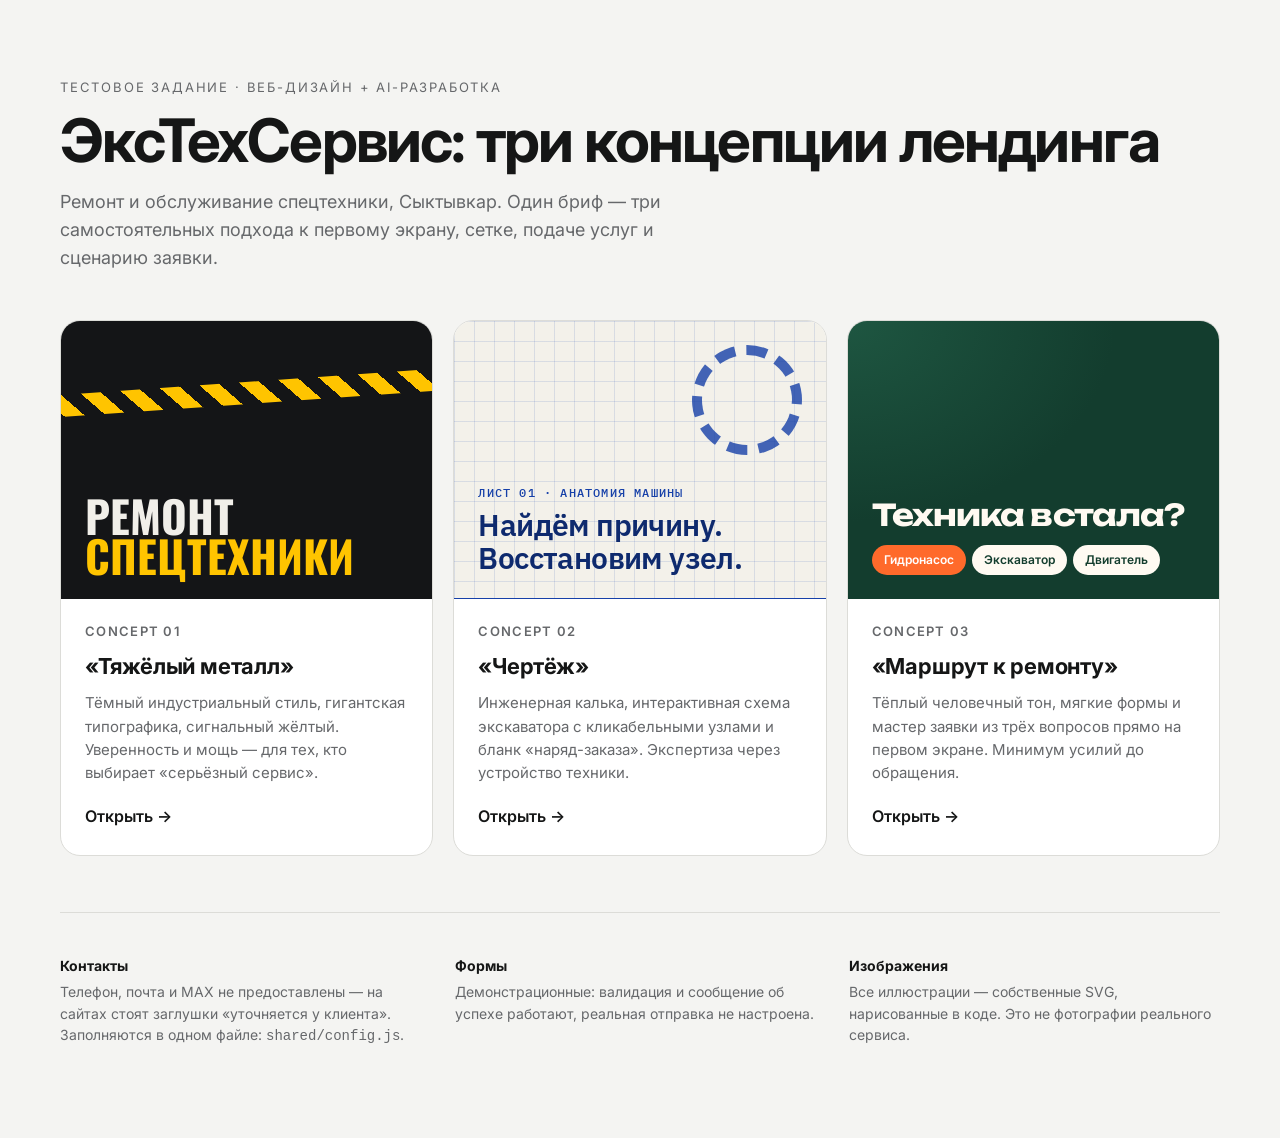
<file: index.html>
<!doctype html>
<html lang="ru">
<head>
  <meta charset="utf-8">
  <meta name="viewport" content="width=device-width, initial-scale=1">
  <title>ЭксТехСервис — три концепции лендинга</title>
  <link rel="preconnect" href="https://fonts.googleapis.com">
  <link rel="preconnect" href="https://fonts.gstatic.com" crossorigin>
  <link href="https://fonts.googleapis.com/css2?family=Inter:wght@400;500;600;700&display=swap" rel="stylesheet">
  <style>
    :root { --bg: #f4f4f2; --text: #151616; --muted: #66686b; --line: #dcdcd8; }
    *, *::before, *::after { box-sizing: border-box; }
    body { margin: 0; background: var(--bg); color: var(--text); font: 400 16px/1.55 'Inter', system-ui, sans-serif; overflow-x: clip; }
    .wrap { max-width: 1240px; margin: 0 auto; padding: clamp(32px, 6vw, 80px) clamp(16px, 4vw, 40px); }
    .eyebrow { font-size: 13px; letter-spacing: .14em; text-transform: uppercase; color: var(--muted); margin: 0; }
    h1 { margin: 12px 0 16px; font-size: clamp(32px, 5vw, 60px); line-height: 1.05; letter-spacing: -.03em; }
    .lead { max-width: 680px; color: var(--muted); font-size: 18px; margin: 0; }
    .grid { display: grid; grid-template-columns: repeat(3, 1fr); gap: 20px; margin-top: 48px; }
    .card { display: flex; flex-direction: column; border-radius: 20px; overflow: hidden; background: #fff; border: 1px solid var(--line); text-decoration: none; color: inherit; transition: transform .25s ease, box-shadow .25s ease; }
    .card:hover { transform: translateY(-4px); box-shadow: 0 20px 40px rgba(0,0,0,.08); }
    .card:focus-visible { outline: 3px solid #1640a8; outline-offset: 4px; }
    .card__preview { aspect-ratio: 4 / 3; display: flex; flex-direction: column; justify-content: flex-end; padding: 24px; position: relative; overflow: hidden; }
    .card__body { padding: 22px 24px 26px; display: flex; flex-direction: column; gap: 8px; flex: 1; }
    .card__num { font-size: 13px; font-weight: 600; color: var(--muted); letter-spacing: .1em; text-transform: uppercase; }
    .card h2 { margin: 0; font-size: 22px; letter-spacing: -.01em; }
    .card p { margin: 0; color: var(--muted); font-size: 15px; }
    .card__go { margin-top: auto; padding-top: 12px; font-weight: 600; }

    .p1 { background: #141517; color: #f1efe9; }
    .p1 b { font: 700 44px/.9 'Oswald', Impact, 'Arial Narrow', sans-serif; text-transform: uppercase; }
    .p1 b span { color: #ffc400; display: block; }
    .p1::after { content: ''; position: absolute; left: -10%; right: -10%; top: 22%; height: 22px; background: repeating-linear-gradient(45deg, #ffc400 0 14px, #141517 14px 28px); transform: rotate(-4deg); }

    .p2 { background-color: #f3f1ea; color: #0e2a6e; background-image: linear-gradient(rgba(22,64,168,.12) 1px, transparent 1px), linear-gradient(90deg, rgba(22,64,168,.12) 1px, transparent 1px); background-size: 20px 20px; border-bottom: 1px solid #1640a8; }
    .p2 b { font: 600 30px/1.1 'IBM Plex Sans', system-ui, sans-serif; letter-spacing: -.02em; }
    .p2 small { font: 500 12px 'IBM Plex Mono', monospace; color: #1640a8; letter-spacing: .1em; text-transform: uppercase; margin-bottom: 8px; }
    .p2::before { content: ''; position: absolute; right: 24px; top: 24px; width: 110px; height: 110px; border-radius: 50%; border: 10px dashed #1640a8; opacity: .8; }

    .p3 { background: radial-gradient(120% 120% at 0 0, #1e5641, #133d2e 60%); color: #fffaf2; }
    .p3 b { font: 700 30px/1.05 'Unbounded', system-ui, sans-serif; letter-spacing: -.03em; }
    .p3 .chips { display: flex; flex-wrap: wrap; gap: 6px; margin-top: 14px; }
    .p3 .chips span { padding: 6px 12px; border-radius: 999px; background: #fffaf2; color: #133d2e; font-size: 12px; font-weight: 600; }
    .p3 .chips span:first-child { background: #ff6a2b; color: #fff; }

    .notes { margin-top: 56px; padding-top: 28px; border-top: 1px solid var(--line); display: grid; grid-template-columns: repeat(3, 1fr); gap: 24px; font-size: 14px; color: var(--muted); }
    .notes b { display: block; color: var(--text); margin-bottom: 4px; }
    @media (max-width: 960px) { .grid, .notes { grid-template-columns: 1fr; } .card__preview { aspect-ratio: 16 / 9; } }
  </style>
  <link href="https://fonts.googleapis.com/css2?family=Oswald:wght@700&family=IBM+Plex+Sans:wght@600&family=IBM+Plex+Mono:wght@500&family=Unbounded:wght@700&display=swap" rel="stylesheet">
</head>
<body>
  <main class="wrap">
    <p class="eyebrow">Тестовое задание · веб-дизайн + AI-разработка</p>
    <h1>ЭксТехСервис: три концепции лендинга</h1>
    <p class="lead">Ремонт и обслуживание спецтехники, Сыктывкар. Один бриф — три самостоятельных подхода к первому экрану, сетке, подаче услуг и сценарию заявки.</p>

    <div class="grid">
      <a class="card" href="concept-01/index.html">
        <div class="card__preview p1"><b>Ремонт <span>спецтехники</span></b></div>
        <div class="card__body">
          <span class="card__num">Concept 01</span>
          <h2>«Тяжёлый металл»</h2>
          <p>Тёмный индустриальный стиль, гигантская типографика, сигнальный жёлтый. Уверенность и мощь — для тех, кто выбирает «серьёзный сервис».</p>
          <span class="card__go">Открыть →</span>
        </div>
      </a>
      <a class="card" href="concept-02/index.html">
        <div class="card__preview p2"><small>Лист 01 · Анатомия машины</small><b>Найдём причину. Восстановим узел.</b></div>
        <div class="card__body">
          <span class="card__num">Concept 02</span>
          <h2>«Чертёж»</h2>
          <p>Инженерная калька, интерактивная схема экскаватора с кликабельными узлами и бланк «наряд-заказа». Экспертиза через устройство техники.</p>
          <span class="card__go">Открыть →</span>
        </div>
      </a>
      <a class="card" href="concept-03/index.html">
        <div class="card__preview p3"><b>Техника встала?</b><div class="chips"><span>Гидронасос</span><span>Экскаватор</span><span>Двигатель</span></div></div>
        <div class="card__body">
          <span class="card__num">Concept 03</span>
          <h2>«Маршрут к ремонту»</h2>
          <p>Тёплый человечный тон, мягкие формы и мастер заявки из трёх вопросов прямо на первом экране. Минимум усилий до обращения.</p>
          <span class="card__go">Открыть →</span>
        </div>
      </a>
    </div>

    <div class="notes">
      <p><b>Контакты</b>Телефон, почта и MAX не предоставлены — на сайтах стоят заглушки «уточняется у клиента». Заполняются в одном файле: <code>shared/config.js</code>.</p>
      <p><b>Формы</b>Демонстрационные: валидация и сообщение об успехе работают, реальная отправка не настроена.</p>
      <p><b>Изображения</b>Все иллюстрации — собственные SVG, нарисованные в коде. Это не фотографии реального сервиса.</p>
    </div>
  </main>
</body>
</html>
</file>
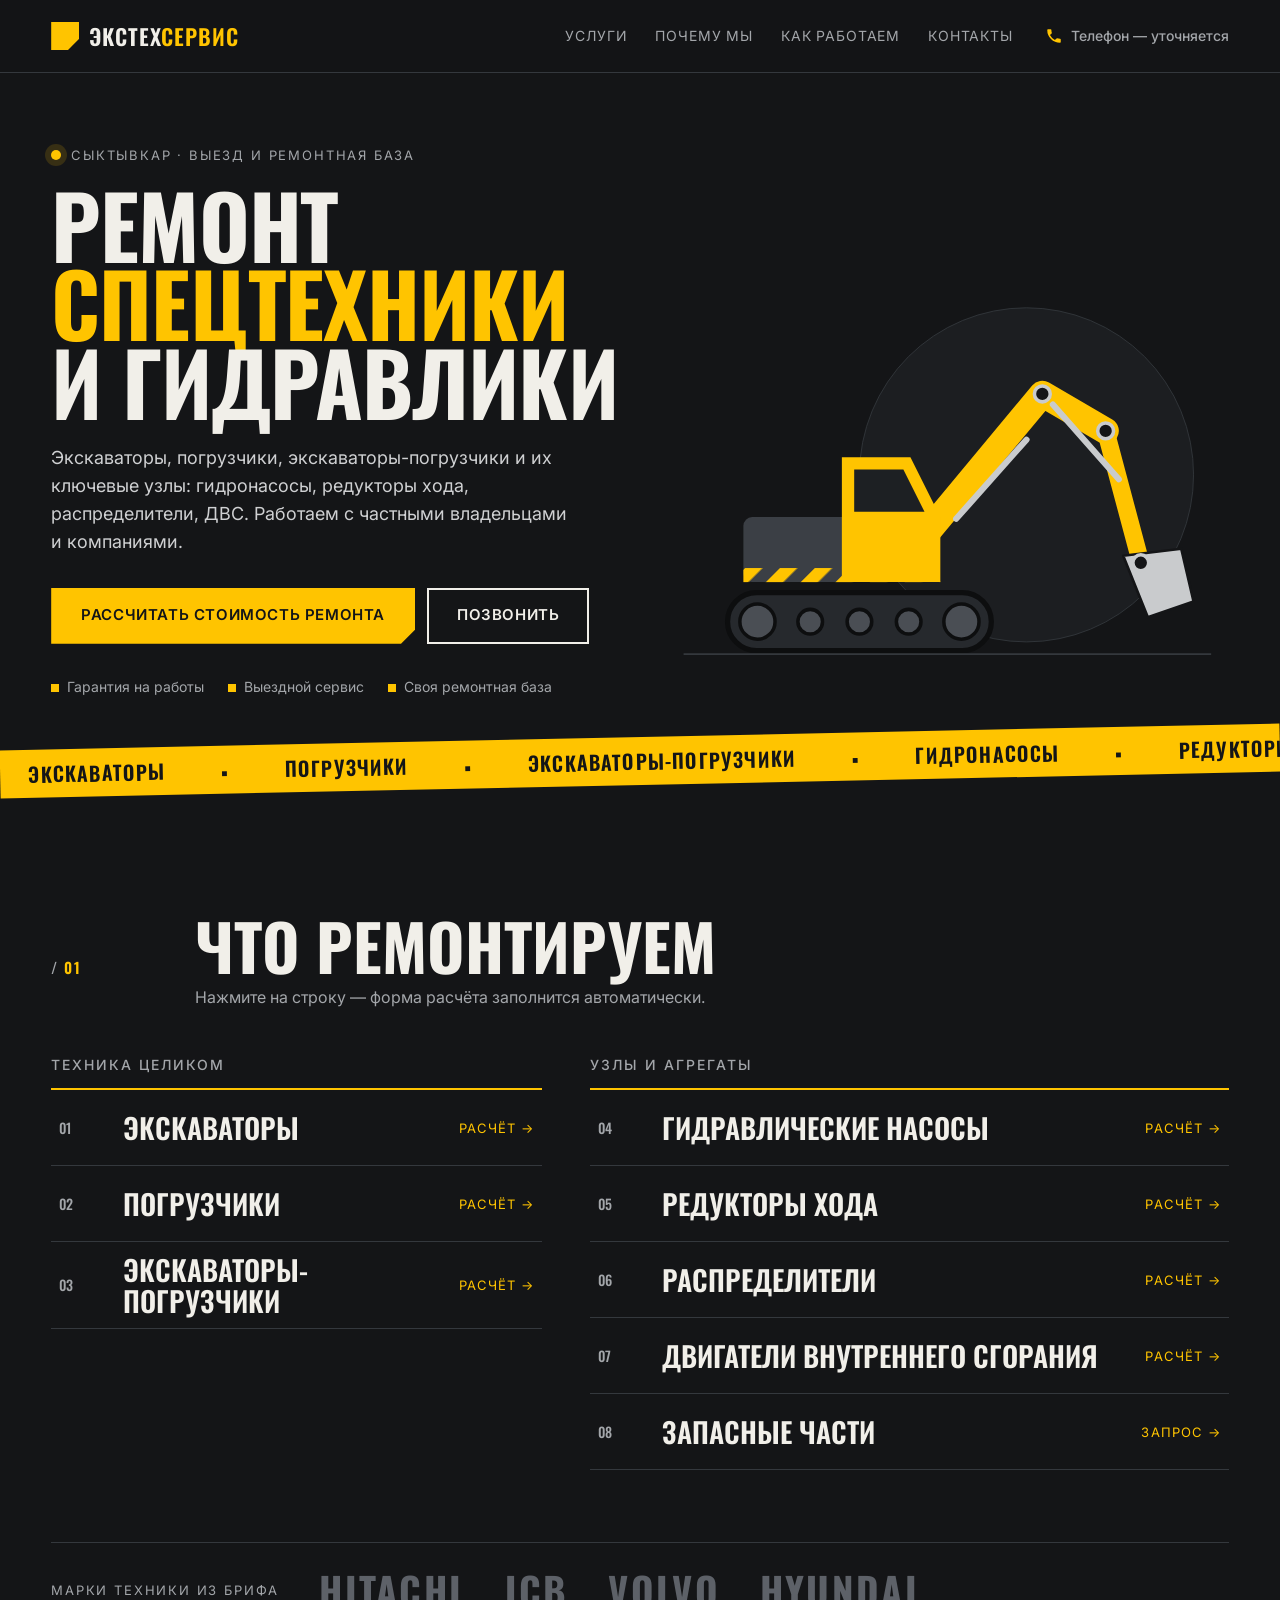
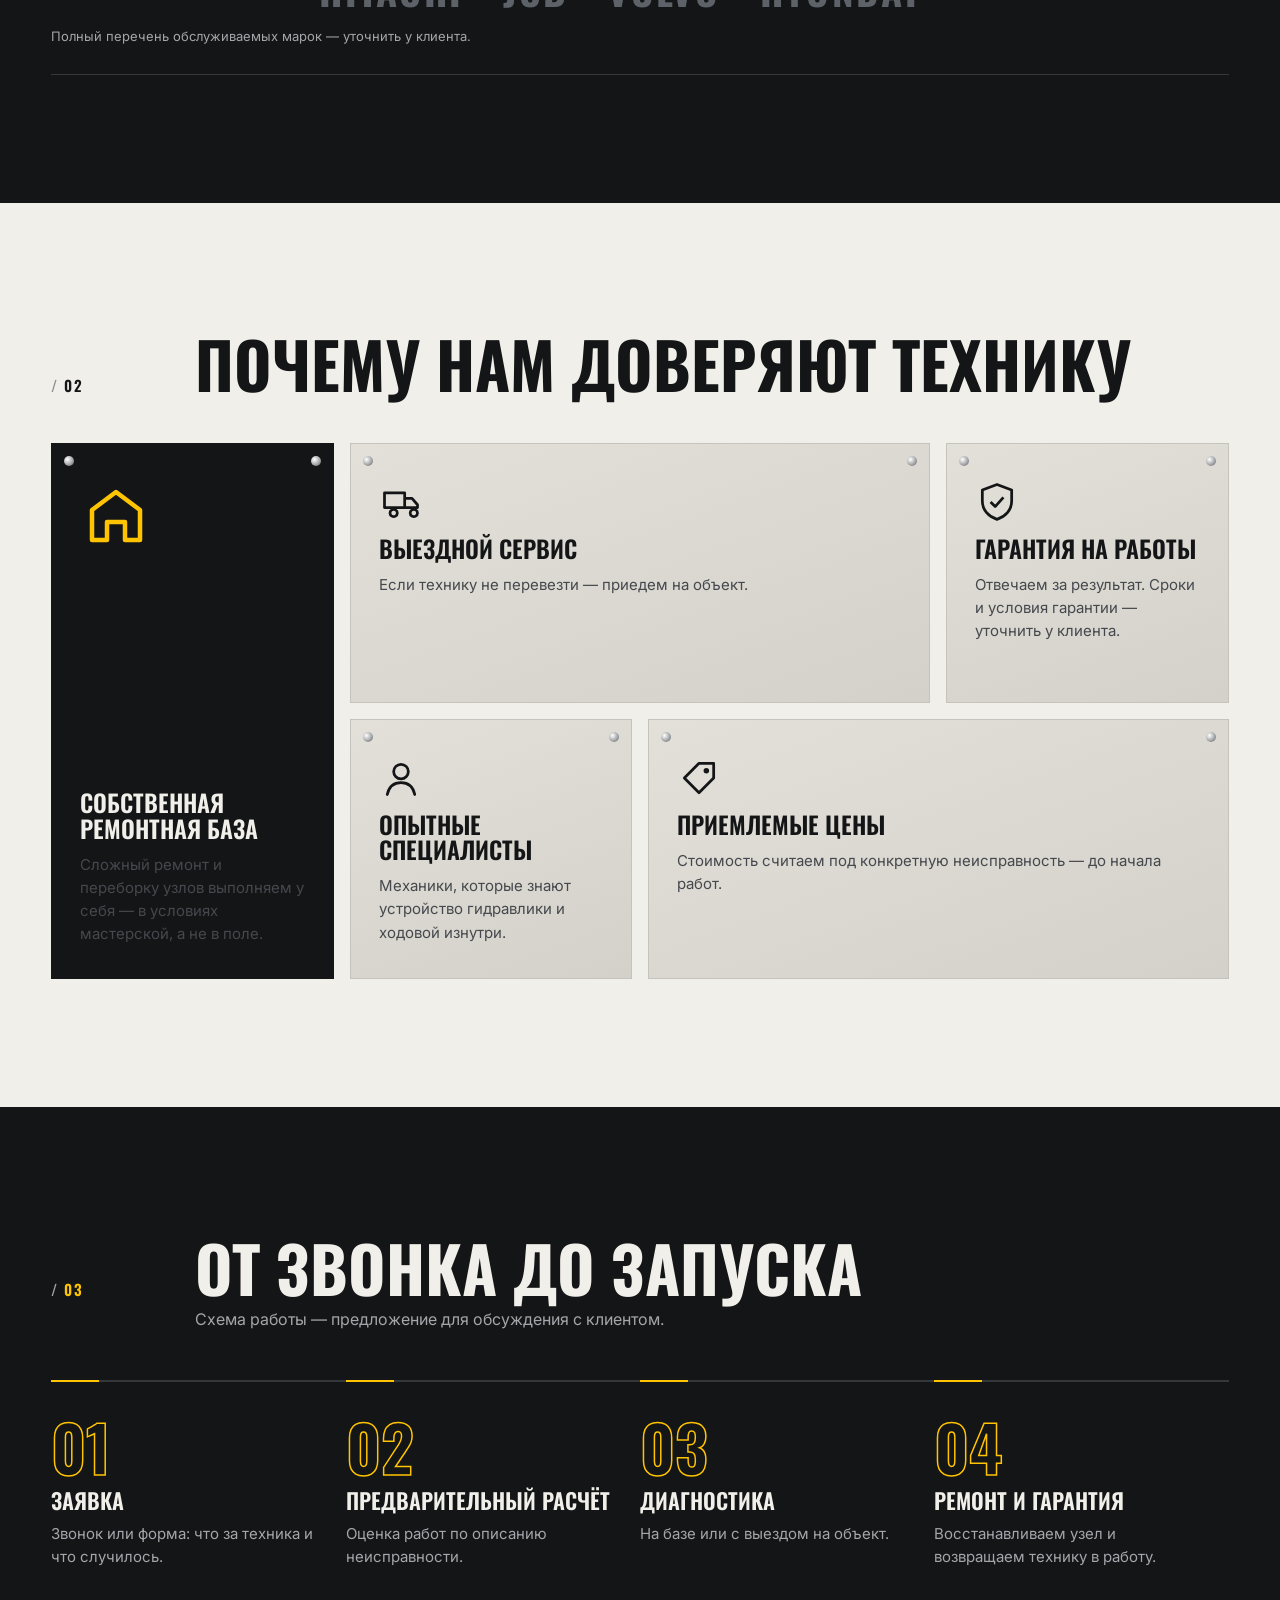
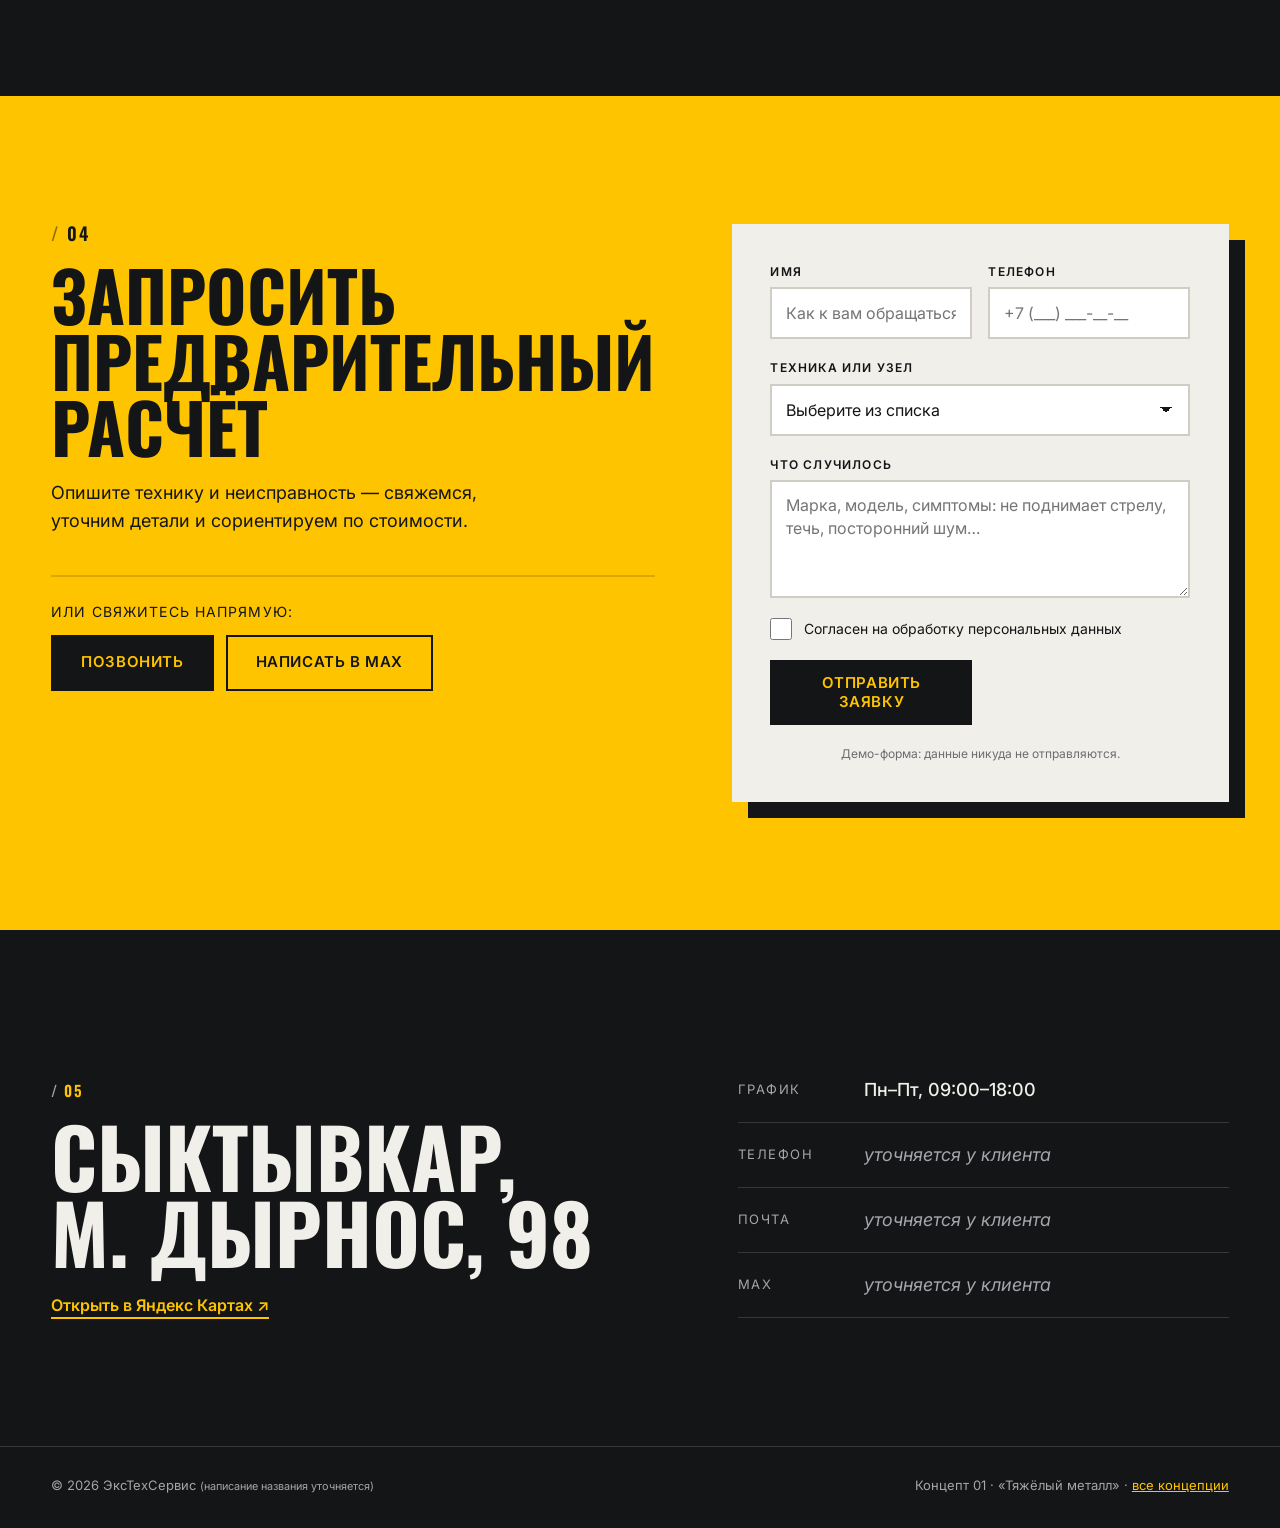
<file: concept-01/index.html>
<!doctype html>
<html lang="ru">
<head>
  <meta charset="utf-8">
  <meta name="viewport" content="width=device-width, initial-scale=1">
  <title>ЭксТехСервис — ремонт спецтехники в Сыктывкаре · Concept 01</title>
  <meta name="description" content="Ремонт и обслуживание экскаваторов, погрузчиков и гидравлики в Сыктывкаре. Выездной сервис, собственная ремонтная база, гарантия на работы.">
  <link rel="preconnect" href="https://fonts.googleapis.com">
  <link rel="preconnect" href="https://fonts.gstatic.com" crossorigin>
  <link href="https://fonts.googleapis.com/css2?family=Oswald:wght@500;600;700&family=Inter:wght@400;500;600&display=swap" rel="stylesheet">
  <link rel="stylesheet" href="style.css">
</head>
<body>

<a class="skip" href="#main">Перейти к содержанию</a>

<header class="top">
  <div class="wrap top__inner">
    <a class="logo" href="#top" aria-label="ЭксТехСервис — на главную">
      <span class="logo__mark" aria-hidden="true"></span>
      <span class="logo__text">ЭКСТЕХ<b>СЕРВИС</b></span>
    </a>
    <nav class="nav" data-nav aria-label="Основное меню">
      <a href="#services">Услуги</a>
      <a href="#why">Почему мы</a>
      <a href="#steps">Как работаем</a>
      <a href="#contacts">Контакты</a>
    </nav>
    <a class="top__phone" data-contact="phone">
      <svg width="18" height="18" viewBox="0 0 24 24" aria-hidden="true"><path fill="currentColor" d="M6.6 10.8a15.1 15.1 0 0 0 6.6 6.6l2.2-2.2a1 1 0 0 1 1-.25 11.4 11.4 0 0 0 3.6.57 1 1 0 0 1 1 1V20a1 1 0 0 1-1 1A17 17 0 0 1 3 4a1 1 0 0 1 1-1h3.5a1 1 0 0 1 1 1c0 1.25.2 2.45.57 3.57a1 1 0 0 1-.25 1z"/></svg>
      <span data-contact-value="phone" data-placeholder="Телефон — уточняется"></span>
    </a>
    <button class="burger" type="button" data-nav-toggle aria-expanded="false" aria-label="Открыть меню">
      <span></span><span></span>
    </button>
  </div>
</header>

<main id="main">

  <!-- HERO: огромная типографика + силуэт машины -->
  <section class="hero" id="top">
    <div class="wrap hero__grid">
      <div class="hero__copy">
        <p class="eyebrow"><span class="dot"></span>Сыктывкар · выезд и ремонтная база</p>
        <h1 class="hero__title">
          <span>Ремонт</span>
          <span class="hero__title-accent">спец&shy;техники</span>
          <span>и&nbsp;гидравлики</span>
        </h1>
        <p class="hero__lead">Экскаваторы, погрузчики, экскаваторы-погрузчики и их ключевые узлы: гидронасосы, редукторы хода, распределители, ДВС. Работаем с частными владельцами и компаниями.</p>
        <div class="hero__cta">
          <a class="btn btn--yellow" href="#request">Рассчитать стоимость ремонта</a>
          <a class="btn btn--ghost" data-contact="phone">Позвонить</a>
        </div>
        <ul class="hero__facts">
          <li>Гарантия на работы</li>
          <li>Выездной сервис</li>
          <li>Своя ремонтная база</li>
        </ul>
      </div>

      <figure class="hero__art" aria-hidden="true">
        <svg viewBox="0 0 640 460" class="excavator">
          <defs>
            <pattern id="hz" width="28" height="28" patternUnits="userSpaceOnUse" patternTransform="rotate(45)">
              <rect width="14" height="28" fill="#FFC400"/>
            </pattern>
          </defs>
          <circle cx="410" cy="200" r="190" class="excavator__sun"/>
          <!-- стрела и рукоять -->
          <g class="excavator__arm">
            <path d="M300 262 L428 108 L500 150" class="ex-boom"/>
            <path d="M500 150 L540 300" class="ex-stick"/>
            <path d="M330 250 L410 160" class="ex-cyl"/>
            <path d="M440 120 L515 205" class="ex-cyl"/>
            <path d="M520 292 L586 284 L600 344 L548 362 Z" class="ex-bucket"/>
            <circle cx="428" cy="108" r="9" class="ex-pin"/>
            <circle cx="500" cy="150" r="9" class="ex-pin"/>
            <circle cx="540" cy="300" r="9" class="ex-pin"/>
          </g>
          <!-- поворотная платформа -->
          <rect x="88" y="248" width="124" height="74" rx="10" class="ex-body"/>
          <path d="M200 322 V180 H278 L312 248 V322 Z" class="ex-cab"/>
          <path d="M214 194 H270 L294 242 H214 Z" class="ex-glass"/>
          <rect x="88" y="306" width="224" height="16" fill="url(#hz)"/>
          <!-- гусеница -->
          <rect x="70" y="334" width="300" height="66" rx="33" class="ex-track"/>
          <g class="ex-wheels">
            <circle cx="104" cy="367" r="20"/><circle cx="164" cy="367" r="14"/>
            <circle cx="220" cy="367" r="14"/><circle cx="276" cy="367" r="14"/>
            <circle cx="336" cy="367" r="20"/>
          </g>
          <line x1="20" y1="404" x2="620" y2="404" class="ex-ground"/>
        </svg>
        <figcaption class="sr-only">Иллюстрация: стилизованный экскаватор</figcaption>
      </figure>
    </div>

    <div class="ticker" aria-hidden="true">
      <div class="ticker__track">
        <span>Экскаваторы</span><span>Погрузчики</span><span>Экскаваторы-погрузчики</span><span>Гидронасосы</span><span>Редукторы хода</span><span>Распределители</span><span>ДВС</span><span>Запчасти</span>
        <span>Экскаваторы</span><span>Погрузчики</span><span>Экскаваторы-погрузчики</span><span>Гидронасосы</span><span>Редукторы хода</span><span>Распределители</span><span>ДВС</span><span>Запчасти</span>
      </div>
    </div>
  </section>

  <!-- УСЛУГИ: нумерованный «прайс-лист» без цен -->
  <section class="services" id="services">
    <div class="wrap">
      <header class="sec-head" data-reveal>
        <p class="sec-head__num">01</p>
        <h2 class="sec-head__title">Что ремонтируем</h2>
        <p class="sec-head__text">Нажмите на строку — форма расчёта заполнится автоматически.</p>
      </header>

      <div class="svc-cols">
        <div class="svc-group" data-reveal>
          <h3 class="svc-group__title">Техника целиком</h3>
          <ul class="svc-list">
            <li><a href="#request" data-prefill="Экскаватор" data-prefill-note="Экскаватор: "><span class="svc-list__n">01</span><span class="svc-list__name">Экскаваторы</span><span class="svc-list__go">Расчёт →</span></a></li>
            <li><a href="#request" data-prefill="Погрузчик" data-prefill-note="Погрузчик: "><span class="svc-list__n">02</span><span class="svc-list__name">Погрузчики</span><span class="svc-list__go">Расчёт →</span></a></li>
            <li><a href="#request" data-prefill="Экскаватор-погрузчик" data-prefill-note="Экскаватор-погрузчик: "><span class="svc-list__n">03</span><span class="svc-list__name">Экскаваторы-погрузчики</span><span class="svc-list__go">Расчёт →</span></a></li>
          </ul>
        </div>
        <div class="svc-group" data-reveal>
          <h3 class="svc-group__title">Узлы и агрегаты</h3>
          <ul class="svc-list">
            <li><a href="#request" data-prefill="Гидравлический насос"><span class="svc-list__n">04</span><span class="svc-list__name">Гидравлические насосы</span><span class="svc-list__go">Расчёт →</span></a></li>
            <li><a href="#request" data-prefill="Редуктор хода"><span class="svc-list__n">05</span><span class="svc-list__name">Редукторы хода</span><span class="svc-list__go">Расчёт →</span></a></li>
            <li><a href="#request" data-prefill="Гидрораспределитель"><span class="svc-list__n">06</span><span class="svc-list__name">Распределители</span><span class="svc-list__go">Расчёт →</span></a></li>
            <li><a href="#request" data-prefill="Двигатель (ДВС)"><span class="svc-list__n">07</span><span class="svc-list__name">Двигатели внутреннего сгорания</span><span class="svc-list__go">Расчёт →</span></a></li>
            <li><a href="#request" data-prefill="Запасные части"><span class="svc-list__n">08</span><span class="svc-list__name">Запасные части</span><span class="svc-list__go">Запрос →</span></a></li>
          </ul>
        </div>
      </div>

      <div class="brands" data-reveal>
        <p class="brands__label">Марки техники из брифа</p>
        <ul class="brands__list">
          <li>HITACHI</li><li>JCB</li><li>VOLVO</li><li>HYUNDAI</li>
        </ul>
        <p class="brands__note">Полный перечень обслуживаемых марок — уточнить у клиента.</p>
      </div>
    </div>
  </section>

  <!-- ПРЕИМУЩЕСТВА: «стальные пластины» -->
  <section class="why" id="why">
    <div class="wrap">
      <header class="sec-head sec-head--light" data-reveal>
        <p class="sec-head__num">02</p>
        <h2 class="sec-head__title">Почему нам доверяют технику</h2>
      </header>
      <div class="plates">
        <article class="plate plate--wide" data-reveal>
          <span class="plate__bolt" aria-hidden="true"></span><span class="plate__bolt" aria-hidden="true"></span>
          <svg class="plate__icon" viewBox="0 0 48 48" aria-hidden="true"><path d="M8 40V20l16-12 16 12v20H30V28H18v12z" fill="none" stroke="currentColor" stroke-width="3" stroke-linejoin="round"/></svg>
          <h3>Собственная ремонтная база</h3>
          <p>Сложный ремонт и переборку узлов выполняем у себя — в условиях мастерской, а не в поле.</p>
        </article>
        <article class="plate" data-reveal>
          <span class="plate__bolt" aria-hidden="true"></span><span class="plate__bolt" aria-hidden="true"></span>
          <svg class="plate__icon" viewBox="0 0 48 48" aria-hidden="true"><path d="M6 30h22V14H6zM28 20h8l6 7v3h-14M12 36a4 4 0 1 0 0-.01M34 36a4 4 0 1 0 0-.01" fill="none" stroke="currentColor" stroke-width="3" stroke-linejoin="round"/></svg>
          <h3>Выездной сервис</h3>
          <p>Если технику не перевезти — приедем на объект.</p>
        </article>
        <article class="plate" data-reveal>
          <span class="plate__bolt" aria-hidden="true"></span><span class="plate__bolt" aria-hidden="true"></span>
          <svg class="plate__icon" viewBox="0 0 48 48" aria-hidden="true"><path d="M24 5l16 6v12c0 10-7 17-16 20C15 40 8 33 8 23V11z M17 24l5 5 9-10" fill="none" stroke="currentColor" stroke-width="3" stroke-linejoin="round"/></svg>
          <h3>Гарантия на работы</h3>
          <p>Отвечаем за результат. Сроки и условия гарантии — уточнить у клиента.</p>
        </article>
        <article class="plate" data-reveal>
          <span class="plate__bolt" aria-hidden="true"></span><span class="plate__bolt" aria-hidden="true"></span>
          <svg class="plate__icon" viewBox="0 0 48 48" aria-hidden="true"><circle cx="24" cy="17" r="8" fill="none" stroke="currentColor" stroke-width="3"/><path d="M9 42c2-9 8-13 15-13s13 4 15 13" fill="none" stroke="currentColor" stroke-width="3" stroke-linecap="round"/></svg>
          <h3>Опытные специалисты</h3>
          <p>Механики, которые знают устройство гидравлики и ходовой изнутри.</p>
        </article>
        <article class="plate" data-reveal>
          <span class="plate__bolt" aria-hidden="true"></span><span class="plate__bolt" aria-hidden="true"></span>
          <svg class="plate__icon" viewBox="0 0 48 48" aria-hidden="true"><path d="M8 24l16-16h16v16L24 40z" fill="none" stroke="currentColor" stroke-width="3" stroke-linejoin="round"/><circle cx="32" cy="16" r="3" fill="currentColor"/></svg>
          <h3>Приемлемые цены</h3>
          <p>Стоимость считаем под конкретную неисправность — до начала работ.</p>
        </article>
      </div>
    </div>
  </section>

  <!-- ШАГИ -->
  <section class="steps" id="steps">
    <div class="wrap">
      <header class="sec-head" data-reveal>
        <p class="sec-head__num">03</p>
        <h2 class="sec-head__title">От звонка до запуска</h2>
        <p class="sec-head__text">Схема работы — предложение для обсуждения с клиентом.</p>
      </header>
      <ol class="steps__list">
        <li data-reveal><b>Заявка</b><span>Звонок или форма: что за техника и что случилось.</span></li>
        <li data-reveal><b>Предварительный расчёт</b><span>Оценка работ по описанию неисправности.</span></li>
        <li data-reveal><b>Диагностика</b><span>На базе или с выездом на объект.</span></li>
        <li data-reveal><b>Ремонт и гарантия</b><span>Восстанавливаем узел и возвращаем технику в работу.</span></li>
      </ol>
    </div>
  </section>

  <!-- ЗАЯВКА -->
  <section class="request" id="request">
    <div class="wrap request__grid">
      <div class="request__copy" data-reveal>
        <p class="sec-head__num">04</p>
        <h2 class="request__title">Запросить предварительный расчёт</h2>
        <p>Опишите технику и неисправность — свяжемся, уточним детали и сориентируем по стоимости.</p>
        <div class="request__alt">
          <p>Или свяжитесь напрямую:</p>
          <a class="btn btn--dark" data-contact="phone">Позвонить</a>
          <a class="btn btn--outline-dark" data-contact="max">Написать в MAX</a>
        </div>
      </div>

      <div class="form-card" data-reveal>
        <form class="form" data-ets-form>
          <div class="form__row" data-field>
            <label for="f-name">Имя</label>
            <input id="f-name" name="name" type="text" autocomplete="name" placeholder="Как к вам обращаться" data-validate="name">
          </div>
          <div class="form__row" data-field>
            <label for="f-phone">Телефон</label>
            <input id="f-phone" name="phone" type="tel" inputmode="tel" autocomplete="tel" placeholder="+7 (___) ___-__-__" data-validate="phone">
          </div>
          <div class="form__row form__row--full" data-field>
            <label for="f-eq">Техника или узел</label>
            <select id="f-eq" name="equipment" data-validate="equipment">
              <option value="">Выберите из списка</option>
              <option>Экскаватор</option>
              <option>Погрузчик</option>
              <option>Экскаватор-погрузчик</option>
              <option>Гидравлический насос</option>
              <option>Редуктор хода</option>
              <option>Гидрораспределитель</option>
              <option>Двигатель (ДВС)</option>
              <option>Запасные части</option>
              <option>Другое</option>
            </select>
          </div>
          <div class="form__row form__row--full" data-field>
            <label for="f-msg">Что случилось</label>
            <textarea id="f-msg" name="message" rows="4" placeholder="Марка, модель, симптомы: не поднимает стрелу, течь, посторонний шум…" data-validate="message"></textarea>
          </div>
          <div class="form__row form__row--full form__check" data-field>
            <label class="check"><input type="checkbox" name="consent" data-validate="consent"><span>Согласен на обработку персональных данных</span></label>
          </div>
          <button class="btn btn--dark btn--block" type="submit">Отправить заявку</button>
          <p class="form__demo">Демо-форма: данные никуда не отправляются.</p>
        </form>
        <div class="form-success" data-form-success hidden tabindex="-1">
          <p class="form-success__big">Заявка принята</p>
          <p><span data-success-name></span>, спасибо! Мы свяжемся с вами, чтобы уточнить детали по запросу «<span data-success-equipment></span>».</p>
          <p class="form__demo">Демо-режим: отправка в MAX/почту будет настроена после получения доступов.</p>
          <button class="btn btn--outline-dark" type="button" data-form-again>Отправить ещё одну</button>
        </div>
      </div>
    </div>
  </section>

  <!-- КОНТАКТЫ -->
  <section class="contacts" id="contacts">
    <div class="wrap contacts__grid">
      <div class="contacts__big" data-reveal>
        <p class="sec-head__num">05</p>
        <h2>Сыктывкар,<br>м.&nbsp;Дырнос,&nbsp;98</h2>
        <a class="link-arrow" data-map-link>Открыть в Яндекс Картах ↗</a>
      </div>
      <dl class="contacts__list" data-reveal>
        <div><dt>График</dt><dd>Пн–Пт, 09:00–18:00</dd></div>
        <div><dt>Телефон</dt><dd><a data-contact="phone"><span data-contact-value="phone"></span></a></dd></div>
        <div><dt>Почта</dt><dd><a data-contact="email"><span data-contact-value="email"></span></a></dd></div>
        <div><dt>MAX</dt><dd><a data-contact="max"><span data-contact-value="max"></span></a></dd></div>
      </dl>
    </div>
  </section>
</main>

<footer class="foot">
  <div class="wrap foot__inner">
    <p>© <span data-year></span> ЭксТехСервис <small>(написание названия уточняется)</small></p>
    <p>Концепт 01 · «Тяжёлый металл» · <a href="../index.html">все концепции</a></p>
  </div>
</footer>

<div class="mobile-bar">
  <a class="btn btn--ghost" data-contact="phone">Позвонить</a>
  <a class="btn btn--yellow" href="#request">Расчёт</a>
</div>

<script src="../shared/config.js"></script>
<script src="../shared/app.js"></script>
</body>
</html>
</file>
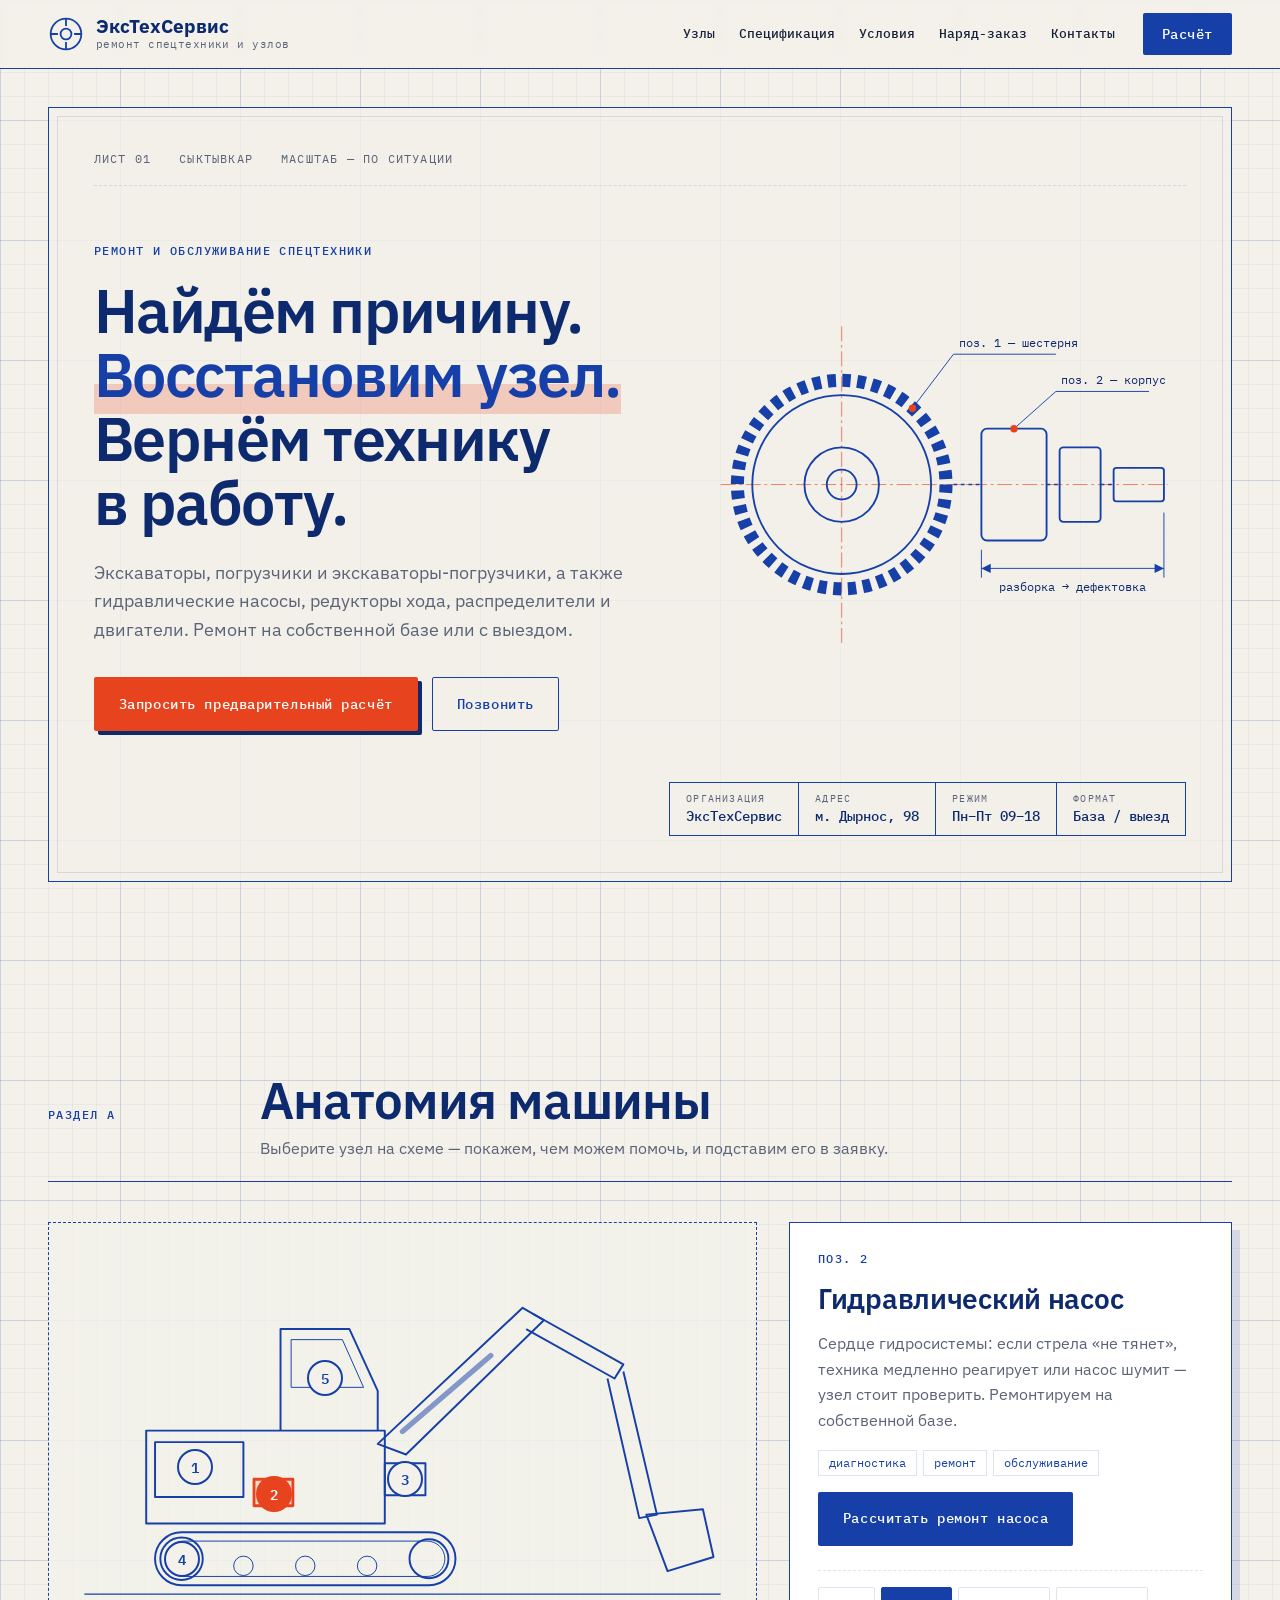
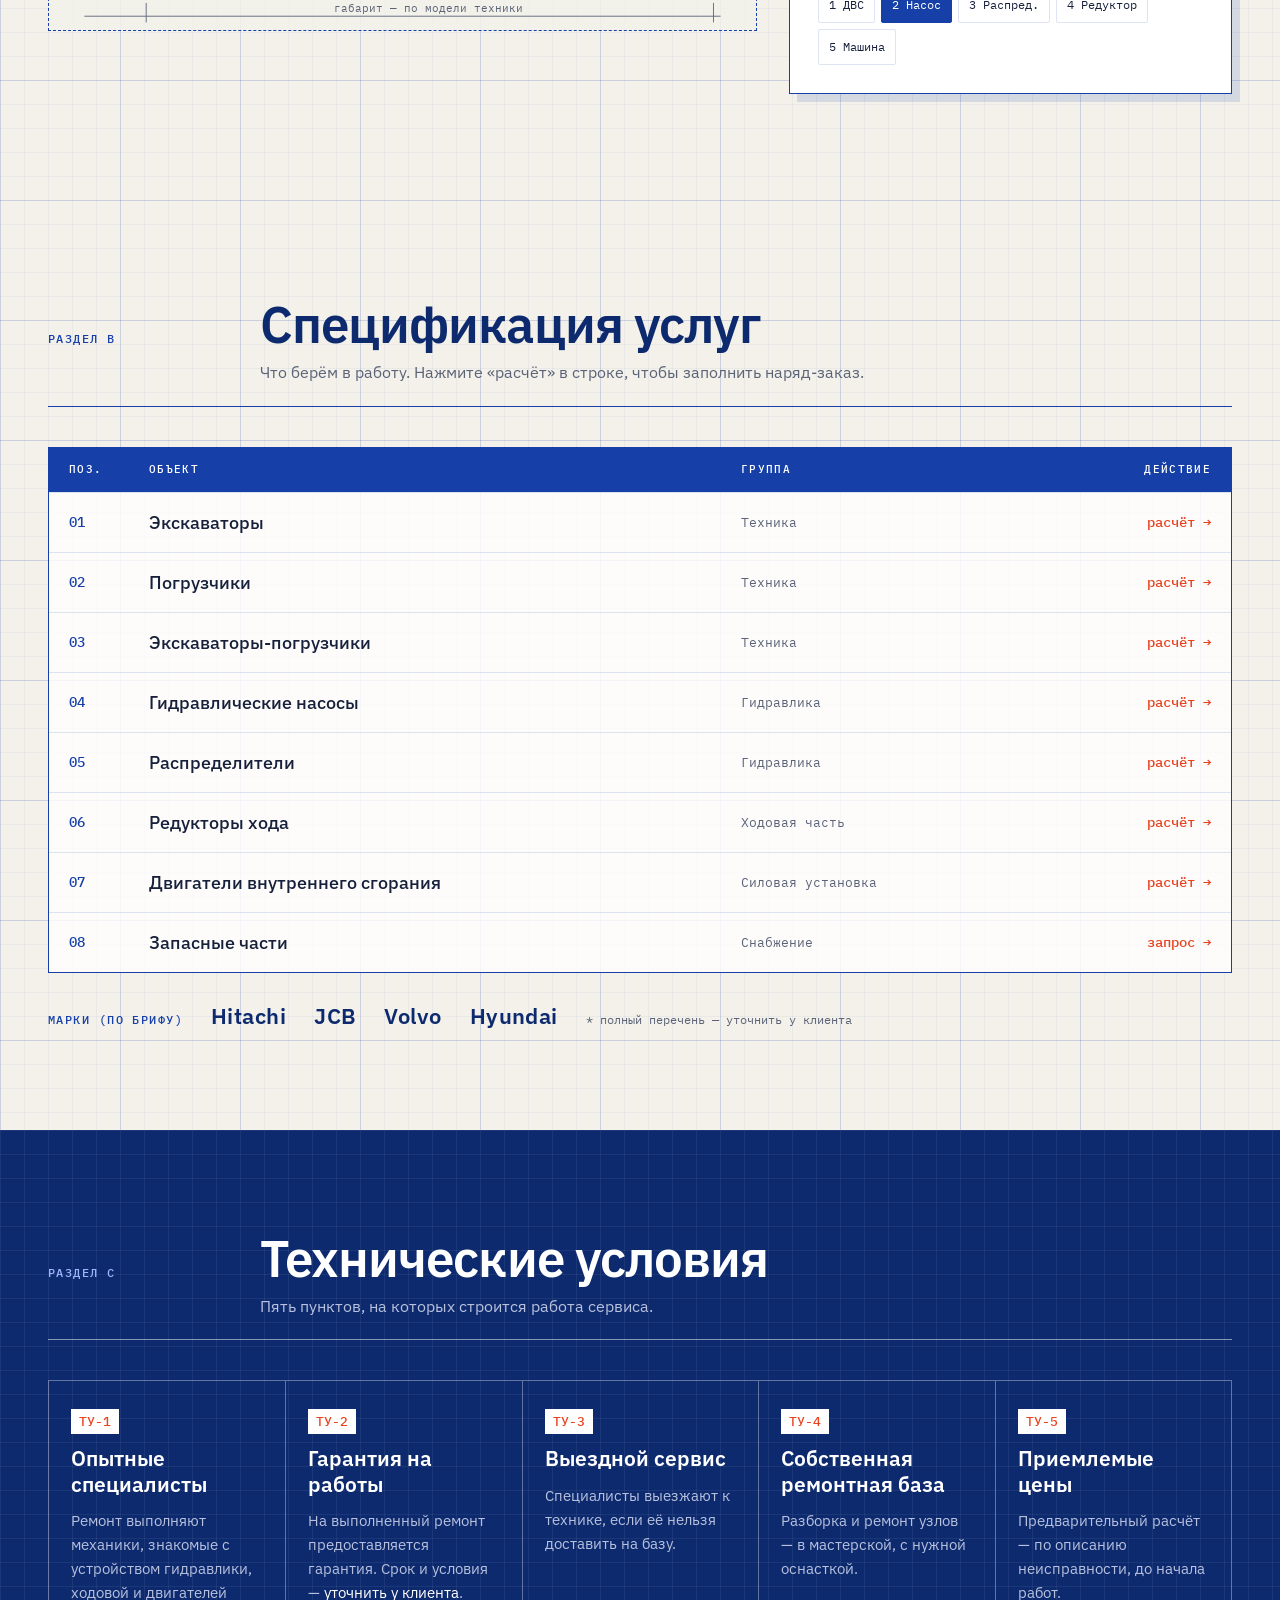
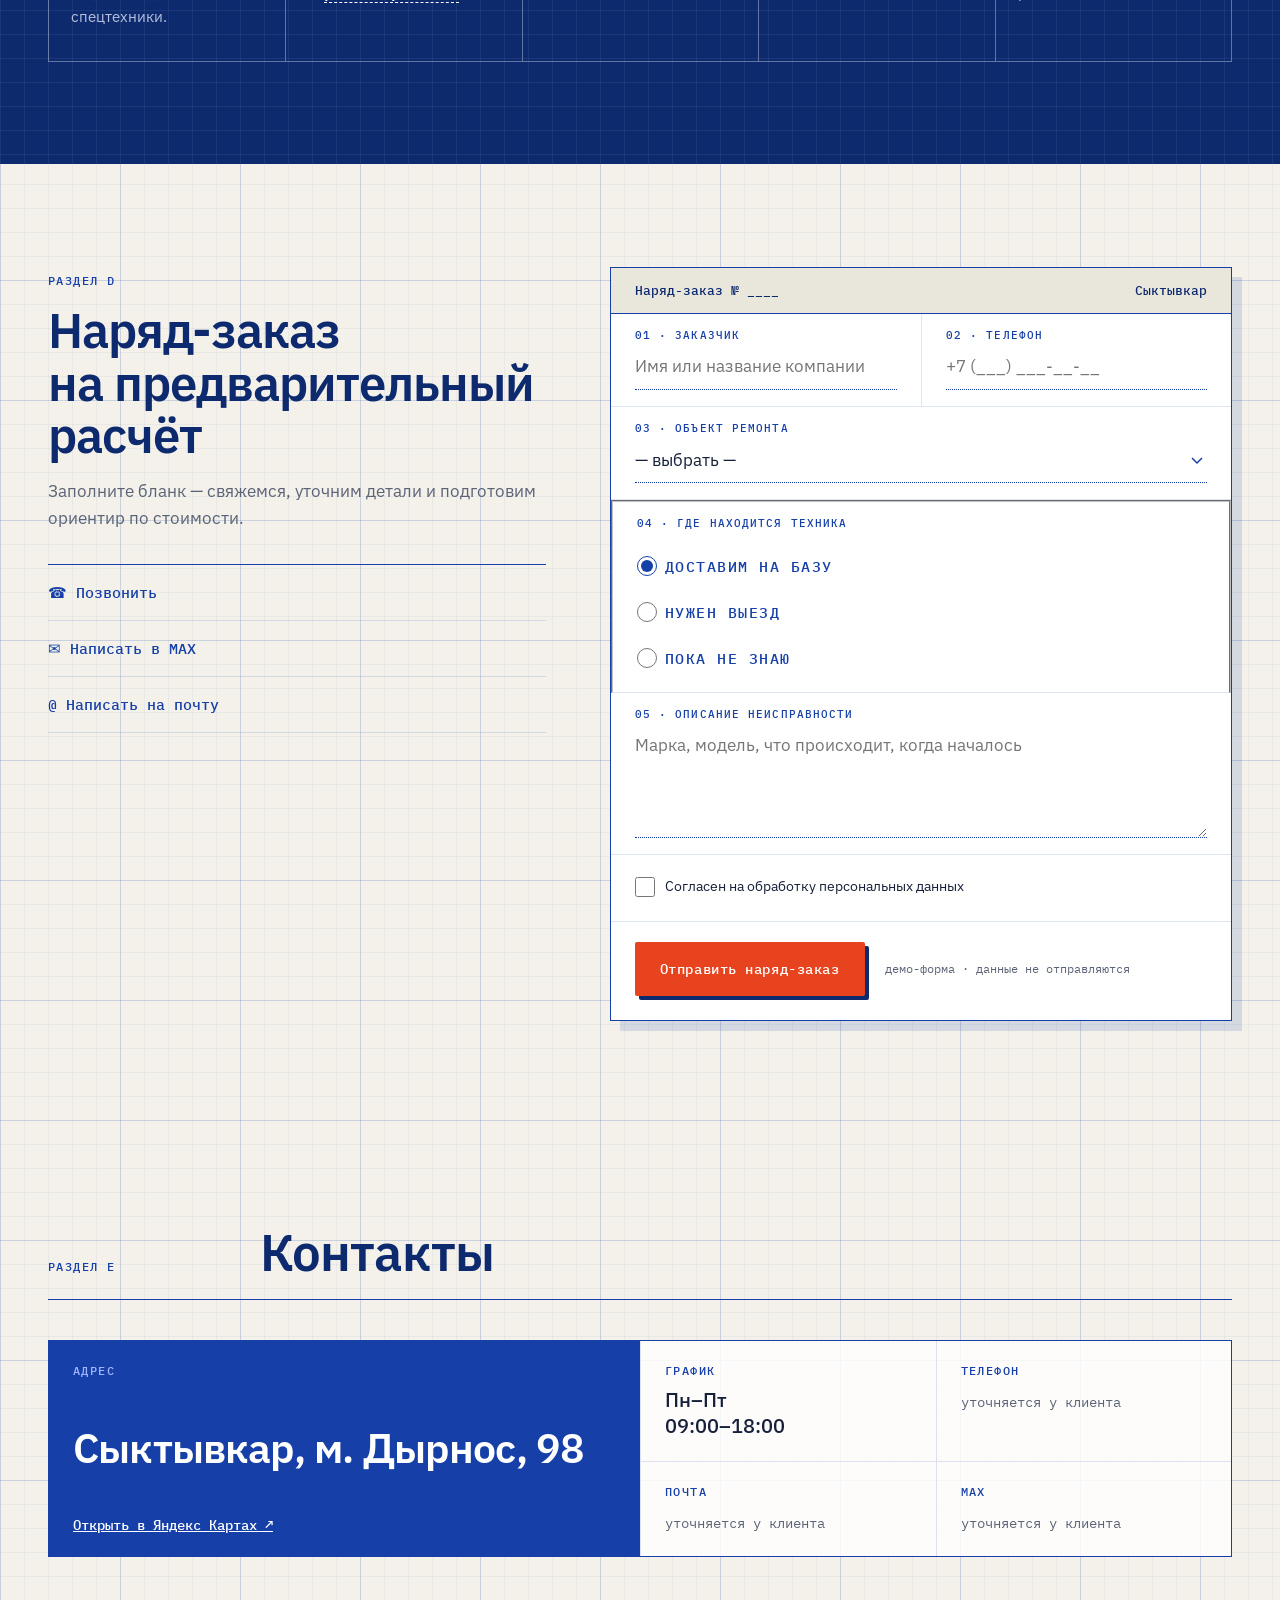
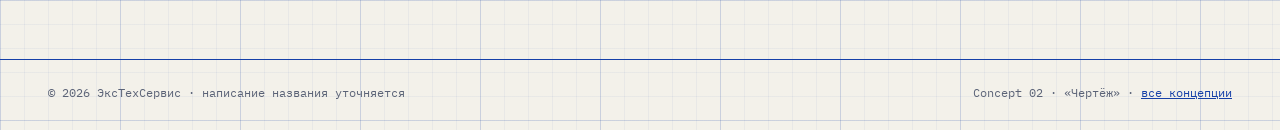
<file: concept-02/index.html>
<!doctype html>
<html lang="ru">
<head>
  <meta charset="utf-8">
  <meta name="viewport" content="width=device-width, initial-scale=1">
  <title>ЭксТехСервис — ремонт узлов спецтехники · Concept 02</title>
  <meta name="description" content="Ремонт гидронасосов, редукторов хода, распределителей и ДВС спецтехники в Сыктывкаре. Собственная ремонтная база и выездной сервис.">
  <link rel="preconnect" href="https://fonts.googleapis.com">
  <link rel="preconnect" href="https://fonts.gstatic.com" crossorigin>
  <link href="https://fonts.googleapis.com/css2?family=IBM+Plex+Mono:wght@400;500;600&family=IBM+Plex+Sans:wght@400;500;600;700&display=swap" rel="stylesheet">
  <link rel="stylesheet" href="style.css">
</head>
<body>

<a class="skip" href="#main">Перейти к содержанию</a>

<header class="top">
  <div class="wrap top__inner">
    <a class="logo" href="#top" aria-label="ЭксТехСервис — на главную">
      <svg viewBox="0 0 40 40" width="36" height="36" aria-hidden="true"><circle cx="20" cy="20" r="17" fill="none" stroke="currentColor" stroke-width="2"/><circle cx="20" cy="20" r="6" fill="none" stroke="currentColor" stroke-width="2"/><path d="M20 3v8M20 29v8M3 20h8M29 20h8" stroke="currentColor" stroke-width="2"/></svg>
      <span><b>ЭксТехСервис</b><small>ремонт спецтехники и узлов</small></span>
    </a>
    <nav class="nav" data-nav aria-label="Основное меню">
      <a href="#anatomy">Узлы</a>
      <a href="#spec">Спецификация</a>
      <a href="#terms">Условия</a>
      <a href="#request">Наряд-заказ</a>
      <a href="#contacts">Контакты</a>
    </nav>
    <a class="btn btn--ink btn--sm top__cta" href="#request">Расчёт</a>
    <button class="burger" type="button" data-nav-toggle aria-expanded="false" aria-label="Открыть меню">Меню</button>
  </div>
</header>

<main id="main">

  <!-- HERO: лист чертежа -->
  <section class="hero" id="top">
    <div class="wrap">
      <div class="sheet">
        <div class="sheet__meta">
          <span>Лист 01</span>
          <span>Сыктывкар</span>
          <span class="hide-sm">Масштаб — по ситуации</span>
        </div>

        <div class="hero__grid">
          <div class="hero__copy">
            <p class="mono-label">Ремонт и обслуживание спецтехники</p>
            <h1 class="hero__title">Найдём причину.<br><em>Восстановим узел.</em><br>Вернём технику в&nbsp;работу.</h1>
            <p class="hero__lead">Экскаваторы, погрузчики и экскаваторы-погрузчики, а также гидравлические насосы, редукторы хода, распределители и двигатели. Ремонт на собственной базе или с выездом.</p>
            <div class="hero__cta">
              <a class="btn btn--accent" href="#request">Запросить предварительный расчёт</a>
              <a class="btn btn--line" data-contact="phone">Позвонить</a>
            </div>
          </div>

          <figure class="hero__drawing" aria-hidden="true">
            <svg viewBox="0 0 520 420">
              <!-- шестерня/насос в разнесённом виде -->
              <g class="dr-center">
                <line x1="20" y1="210" x2="500" y2="210"/>
                <line x1="150" y1="40" x2="150" y2="380"/>
              </g>
              <g class="dr-part spin">
                <circle cx="150" cy="210" r="112" class="teeth"/>
                <circle cx="150" cy="210" r="96"/>
                <circle cx="150" cy="210" r="40"/>
                <circle cx="150" cy="210" r="16"/>
              </g>
              <g class="dr-part">
                <rect x="300" y="150" width="70" height="120" rx="6"/>
                <rect x="384" y="170" width="44" height="80" rx="4"/>
                <rect x="442" y="192" width="54" height="36" rx="3"/>
                <line x1="270" y1="210" x2="300" y2="210" class="dash"/>
                <line x1="370" y1="210" x2="384" y2="210" class="dash"/>
                <line x1="428" y1="210" x2="442" y2="210" class="dash"/>
              </g>
              <g class="dr-dim">
                <line x1="300" y1="300" x2="496" y2="300"/>
                <path d="M300 300l10-5v10zM496 300l-10-5v10z" class="arrow"/>
                <line x1="300" y1="280" x2="300" y2="310"/><line x1="496" y1="240" x2="496" y2="310"/>
                <text x="398" y="324">разборка → дефектовка</text>
              </g>
              <g class="dr-callout">
                <line x1="226" y1="128" x2="270" y2="70"/><line x1="270" y1="70" x2="380" y2="70"/>
                <circle cx="226" cy="128" r="4"/>
                <text x="276" y="62">поз. 1 — шестерня</text>
                <line x1="335" y1="150" x2="380" y2="110"/><line x1="380" y1="110" x2="480" y2="110"/>
                <circle cx="335" cy="150" r="4"/>
                <text x="386" y="102">поз. 2 — корпус</text>
              </g>
            </svg>
            <figcaption class="sr-only">Схематичный чертёж узла в разнесённом виде</figcaption>
          </figure>
        </div>

        <!-- штамп чертежа -->
        <dl class="stamp">
          <div><dt>Организация</dt><dd>ЭксТехСервис</dd></div>
          <div><dt>Адрес</dt><dd>м. Дырнос, 98</dd></div>
          <div><dt>Режим</dt><dd>Пн–Пт 09–18</dd></div>
          <div><dt>Формат</dt><dd>База / выезд</dd></div>
        </dl>
      </div>
    </div>
  </section>

  <!-- АНАТОМИЯ: кликабельные узлы -->
  <section class="anatomy" id="anatomy">
    <div class="wrap">
      <header class="sec-head" data-reveal>
        <span class="mono-label">Раздел A</span>
        <h2>Анатомия машины</h2>
        <p>Выберите узел на схеме — покажем, чем можем помочь, и подставим его в заявку.</p>
      </header>

      <div class="anatomy__grid">
        <div class="machine" data-reveal>
          <svg viewBox="0 0 800 460" aria-hidden="true" class="machine__svg">
            <defs>
              <pattern id="hatch" width="8" height="8" patternUnits="userSpaceOnUse" patternTransform="rotate(45)">
                <line x1="0" y1="0" x2="0" y2="8" class="hatch"/>
              </pattern>
            </defs>
            <line x1="40" y1="420" x2="760" y2="420" class="m-ground"/>
            <!-- гусеница -->
            <rect x="120" y="350" width="340" height="60" rx="30" class="m-line"/>
            <rect x="132" y="360" width="316" height="40" rx="20" class="m-thin"/>
            <circle cx="150" cy="380" r="24" class="m-line m-node" data-node-shape="travel"/>
            <circle cx="430" cy="380" r="22" class="m-line"/>
            <circle cx="220" cy="388" r="11" class="m-thin"/><circle cx="290" cy="388" r="11" class="m-thin"/><circle cx="360" cy="388" r="11" class="m-thin"/>
            <!-- платформа -->
            <rect x="110" y="235" width="270" height="105" class="m-line"/>
            <rect x="120" y="248" width="100" height="62" class="m-line m-node" data-node-shape="engine" fill="url(#hatch)"/>
            <path d="M232 290 h44 v30 h-44 z" class="m-line m-node" data-node-shape="pump"/>
            <circle cx="254" cy="305" r="9" class="m-thin"/>
            <!-- кабина -->
            <path d="M262 235 V120 H340 L372 190 V235" class="m-line"/>
            <path d="M274 132 H332 L356 186 H274 Z" class="m-thin"/>
            <!-- распределитель -->
            <rect x="380" y="272" width="46" height="36" class="m-line m-node" data-node-shape="valve"/>
            <line x1="388" y1="280" x2="418" y2="280" class="m-thin"/><line x1="388" y1="290" x2="418" y2="290" class="m-thin"/><line x1="388" y1="300" x2="418" y2="300" class="m-thin"/>
            <!-- стрела -->
            <path d="M372 250 L536 96 L560 110 L404 262 Z" class="m-line"/>
            <path d="M548 103 L650 160 L640 176 L540 120" class="m-line"/>
            <path d="M650 168 L688 330 L668 334 L632 176" class="m-line"/>
            <path d="M676 330 L740 324 L752 378 L700 394 Z" class="m-line"/>
            <line x1="400" y1="236" x2="500" y2="150" class="m-cyl"/>
            <!-- осевые и размеры -->
            <line x1="40" y1="445" x2="760" y2="445" class="m-dim"/>
            <line x1="110" y1="430" x2="110" y2="452" class="m-dim"/><line x1="752" y1="430" x2="752" y2="452" class="m-dim"/>
            <text x="430" y="440" class="m-text">габарит — по модели техники</text>
          </svg>

          <button class="hotspot" type="button" style="--x:20.6%;--y:60%" data-node="engine" aria-label="Двигатель внутреннего сгорания">1</button>
          <button class="hotspot" type="button" style="--x:31.8%;--y:66.5%" data-node="pump" aria-label="Гидравлический насос">2</button>
          <button class="hotspot" type="button" style="--x:50.4%;--y:63%" data-node="valve" aria-label="Гидрораспределитель">3</button>
          <button class="hotspot" type="button" style="--x:18.75%;--y:82.6%" data-node="travel" aria-label="Редуктор хода">4</button>
          <button class="hotspot" type="button" style="--x:39%;--y:38%" data-node="machine" aria-label="Техника целиком">5</button>
        </div>

        <aside class="node-card" aria-live="polite" data-reveal>
          <p class="mono-label" data-node-pos>Поз. 2</p>
          <h3 data-node-title>Гидравлический насос</h3>
          <p data-node-text>Сердце гидросистемы: если стрела «не тянет», техника медленно реагирует или насос шумит — узел стоит проверить. Ремонтируем на собственной базе.</p>
          <ul class="node-card__tags" data-node-tags>
            <li>диагностика</li><li>ремонт</li><li>обслуживание</li>
          </ul>
          <a class="btn btn--ink" href="#request" data-prefill="Гидравлический насос" data-node-cta>Рассчитать ремонт узла</a>
          <div class="node-card__tabs" role="tablist" aria-label="Узлы">
            <button type="button" role="tab" data-node="engine">1 ДВС</button>
            <button type="button" role="tab" data-node="pump">2 Насос</button>
            <button type="button" role="tab" data-node="valve">3 Распред.</button>
            <button type="button" role="tab" data-node="travel">4 Редуктор</button>
            <button type="button" role="tab" data-node="machine">5 Машина</button>
          </div>
        </aside>
      </div>
    </div>
  </section>

  <!-- СПЕЦИФИКАЦИЯ УСЛУГ -->
  <section class="spec" id="spec">
    <div class="wrap">
      <header class="sec-head" data-reveal>
        <span class="mono-label">Раздел B</span>
        <h2>Спецификация услуг</h2>
        <p>Что берём в работу. Нажмите «расчёт» в строке, чтобы заполнить наряд-заказ.</p>
      </header>

      <div class="table" role="table" aria-label="Спецификация услуг" data-reveal>
        <div class="table__row table__row--head" role="row">
          <span role="columnheader">Поз.</span><span role="columnheader">Объект</span><span role="columnheader">Группа</span><span role="columnheader" class="ta-r">Действие</span>
        </div>
        <div class="table__row" role="row"><span role="cell">01</span><span role="cell">Экскаваторы</span><span role="cell">Техника</span><a role="cell" class="ta-r" href="#request" data-prefill="Экскаватор">расчёт →</a></div>
        <div class="table__row" role="row"><span role="cell">02</span><span role="cell">Погрузчики</span><span role="cell">Техника</span><a role="cell" class="ta-r" href="#request" data-prefill="Погрузчик">расчёт →</a></div>
        <div class="table__row" role="row"><span role="cell">03</span><span role="cell">Экскаваторы-погрузчики</span><span role="cell">Техника</span><a role="cell" class="ta-r" href="#request" data-prefill="Экскаватор-погрузчик">расчёт →</a></div>
        <div class="table__row" role="row"><span role="cell">04</span><span role="cell">Гидравлические насосы</span><span role="cell">Гидравлика</span><a role="cell" class="ta-r" href="#request" data-prefill="Гидравлический насос">расчёт →</a></div>
        <div class="table__row" role="row"><span role="cell">05</span><span role="cell">Распределители</span><span role="cell">Гидравлика</span><a role="cell" class="ta-r" href="#request" data-prefill="Гидрораспределитель">расчёт →</a></div>
        <div class="table__row" role="row"><span role="cell">06</span><span role="cell">Редукторы хода</span><span role="cell">Ходовая часть</span><a role="cell" class="ta-r" href="#request" data-prefill="Редуктор хода">расчёт →</a></div>
        <div class="table__row" role="row"><span role="cell">07</span><span role="cell">Двигатели внутреннего сгорания</span><span role="cell">Силовая установка</span><a role="cell" class="ta-r" href="#request" data-prefill="Двигатель (ДВС)">расчёт →</a></div>
        <div class="table__row" role="row"><span role="cell">08</span><span role="cell">Запасные части</span><span role="cell">Снабжение</span><a role="cell" class="ta-r" href="#request" data-prefill="Запасные части">запрос →</a></div>
      </div>

      <div class="brands" data-reveal>
        <span class="mono-label">Марки (по брифу)</span>
        <span class="brands__item">Hitachi</span><span class="brands__item">JCB</span><span class="brands__item">Volvo</span><span class="brands__item">Hyundai</span>
        <span class="brands__note">* полный перечень — уточнить у клиента</span>
      </div>
    </div>
  </section>

  <!-- ТЕХНИЧЕСКИЕ УСЛОВИЯ = преимущества -->
  <section class="terms" id="terms">
    <div class="wrap">
      <header class="sec-head sec-head--inv" data-reveal>
        <span class="mono-label">Раздел C</span>
        <h2>Технические условия</h2>
        <p>Пять пунктов, на которых строится работа сервиса.</p>
      </header>
      <ol class="terms__list">
        <li data-reveal><span class="terms__code">ТУ-1</span><h3>Опытные специалисты</h3><p>Ремонт выполняют механики, знакомые с устройством гидравлики, ходовой и двигателей спецтехники.</p></li>
        <li data-reveal><span class="terms__code">ТУ-2</span><h3>Гарантия на работы</h3><p>На выполненный ремонт предоставляется гарантия. Срок и условия — <mark>уточнить у клиента</mark>.</p></li>
        <li data-reveal><span class="terms__code">ТУ-3</span><h3>Выездной сервис</h3><p>Специалисты выезжают к технике, если её нельзя доставить на базу.</p></li>
        <li data-reveal><span class="terms__code">ТУ-4</span><h3>Собственная ремонтная база</h3><p>Разборка и ремонт узлов — в мастерской, с нужной оснасткой.</p></li>
        <li data-reveal><span class="terms__code">ТУ-5</span><h3>Приемлемые цены</h3><p>Предварительный расчёт — по описанию неисправности, до начала работ.</p></li>
      </ol>
    </div>
  </section>

  <!-- НАРЯД-ЗАКАЗ -->
  <section class="request" id="request">
    <div class="wrap request__grid">
      <div class="request__copy" data-reveal>
        <span class="mono-label">Раздел D</span>
        <h2>Наряд-заказ на&nbsp;предварительный расчёт</h2>
        <p>Заполните бланк — свяжемся, уточним детали и подготовим ориентир по стоимости.</p>
        <ul class="request__alt">
          <li><a data-contact="phone">☎ Позвонить</a></li>
          <li><a data-contact="max">✉ Написать в MAX</a></li>
          <li><a data-contact="email">@ Написать на почту</a></li>
        </ul>
      </div>

      <div class="blank" data-reveal>
        <div class="blank__head">
          <span>Наряд-заказ № ____</span>
          <span>Сыктывкар</span>
        </div>
        <form class="form" data-ets-form>
          <div class="field" data-field>
            <label for="f-name">01 · Заказчик</label>
            <input id="f-name" name="name" type="text" autocomplete="name" placeholder="Имя или название компании" data-validate="name">
          </div>
          <div class="field" data-field>
            <label for="f-phone">02 · Телефон</label>
            <input id="f-phone" name="phone" type="tel" inputmode="tel" autocomplete="tel" placeholder="+7 (___) ___-__-__" data-validate="phone">
          </div>
          <div class="field field--full" data-field>
            <label for="f-eq">03 · Объект ремонта</label>
            <select id="f-eq" name="equipment" data-validate="equipment">
              <option value="">— выбрать —</option>
              <option>Экскаватор</option>
              <option>Погрузчик</option>
              <option>Экскаватор-погрузчик</option>
              <option>Гидравлический насос</option>
              <option>Редуктор хода</option>
              <option>Гидрораспределитель</option>
              <option>Двигатель (ДВС)</option>
              <option>Запасные части</option>
              <option>Другое</option>
            </select>
          </div>
          <fieldset class="field field--full radios">
            <legend>04 · Где находится техника</legend>
            <label><input type="radio" name="place" value="base" checked> Доставим на базу</label>
            <label><input type="radio" name="place" value="visit"> Нужен выезд</label>
            <label><input type="radio" name="place" value="unknown"> Пока не знаю</label>
          </fieldset>
          <div class="field field--full" data-field>
            <label for="f-msg">05 · Описание неисправности</label>
            <textarea id="f-msg" name="message" rows="4" placeholder="Марка, модель, что происходит, когда началось" data-validate="message"></textarea>
          </div>
          <div class="field field--full" data-field>
            <label class="check"><input type="checkbox" name="consent" data-validate="consent"> Согласен на обработку персональных данных</label>
          </div>
          <div class="field--full blank__foot">
            <button class="btn btn--accent" type="submit">Отправить наряд-заказ</button>
            <span class="mono-note">демо-форма · данные не отправляются</span>
          </div>
        </form>
        <div class="form-success" data-form-success hidden tabindex="-1">
          <p class="mono-label">Статус: принято</p>
          <h3>Спасибо, <span data-success-name></span>!</h3>
          <p>Наряд-заказ по позиции «<span data-success-equipment></span>» сформирован. Мы свяжемся с вами для уточнения деталей.</p>
          <p class="mono-note">Демо-режим: отправка в MAX/почту будет подключена после получения доступов.</p>
          <button class="btn btn--line" type="button" data-form-again>Новый наряд-заказ</button>
        </div>
      </div>
    </div>
  </section>

  <!-- КОНТАКТЫ как штамп -->
  <section class="contacts" id="contacts">
    <div class="wrap">
      <header class="sec-head" data-reveal>
        <span class="mono-label">Раздел E</span>
        <h2>Контакты</h2>
      </header>
      <div class="stamp-big" data-reveal>
        <div class="stamp-big__cell stamp-big__cell--wide">
          <span class="mono-label">Адрес</span>
          <p class="stamp-big__value">Сыктывкар, м.&nbsp;Дырнос,&nbsp;98</p>
          <a class="link" data-map-link>Открыть в Яндекс Картах ↗</a>
        </div>
        <div class="stamp-big__cell">
          <span class="mono-label">График</span>
          <p class="stamp-big__value">Пн–Пт<br>09:00–18:00</p>
        </div>
        <div class="stamp-big__cell">
          <span class="mono-label">Телефон</span>
          <a class="stamp-big__value" data-contact="phone"><span data-contact-value="phone"></span></a>
        </div>
        <div class="stamp-big__cell">
          <span class="mono-label">Почта</span>
          <a class="stamp-big__value" data-contact="email"><span data-contact-value="email"></span></a>
        </div>
        <div class="stamp-big__cell">
          <span class="mono-label">MAX</span>
          <a class="stamp-big__value" data-contact="max"><span data-contact-value="max"></span></a>
        </div>
      </div>
    </div>
  </section>
</main>

<footer class="foot">
  <div class="wrap foot__inner">
    <span>© <span data-year></span> ЭксТехСервис · написание названия уточняется</span>
    <span>Concept 02 · «Чертёж» · <a href="../index.html">все концепции</a></span>
  </div>
</footer>

<div class="mobile-bar">
  <a class="btn btn--line" data-contact="phone">Позвонить</a>
  <a class="btn btn--accent" href="#request">Расчёт</a>
</div>

<script src="../shared/config.js"></script>
<script src="../shared/app.js"></script>
<script>
  // Интерактивная схема: узлы машины → карточка услуги
  (function () {
    var nodes = {
      engine: {
        pos: 'Поз. 1', title: 'Двигатель внутреннего сгорания',
        text: 'Плохой пуск, потеря мощности, дым, перегрев или посторонние стуки — повод показать двигатель механику. Работаем с ДВС спецтехники.',
        tags: ['диагностика', 'ремонт', 'обслуживание'], prefill: 'Двигатель (ДВС)', cta: 'Рассчитать ремонт ДВС'
      },
      pump: {
        pos: 'Поз. 2', title: 'Гидравлический насос',
        text: 'Сердце гидросистемы: если стрела «не тянет», техника медленно реагирует или насос шумит — узел стоит проверить. Ремонтируем на собственной базе.',
        tags: ['диагностика', 'ремонт', 'обслуживание'], prefill: 'Гидравлический насос', cta: 'Рассчитать ремонт насоса'
      },
      valve: {
        pos: 'Поз. 3', title: 'Гидрораспределитель',
        text: 'Распределяет поток масла по рабочим органам. Рывки, самопроизвольное опускание стрелы, течи по секциям — типичные признаки неисправности узла.',
        tags: ['диагностика', 'ремонт'], prefill: 'Гидрораспределитель', cta: 'Рассчитать ремонт распределителя'
      },
      travel: {
        pos: 'Поз. 4', title: 'Редуктор хода',
        text: 'Отвечает за движение гусеничной техники. Шум, люфт, течь масла или потеря тяги на одной стороне — повод для диагностики.',
        tags: ['диагностика', 'ремонт', 'обслуживание'], prefill: 'Редуктор хода', cta: 'Рассчитать ремонт редуктора'
      },
      machine: {
        pos: 'Поз. 5', title: 'Техника целиком',
        text: 'Экскаваторы, погрузчики и экскаваторы-погрузчики. Если причина неисправности неочевидна — начнём с общей диагностики: на базе или с выездом.',
        tags: ['экскаваторы', 'погрузчики', 'экскаваторы-погрузчики'], prefill: 'Экскаватор', cta: 'Запросить расчёт по технике'
      }
    };

    var card = document.querySelector('.node-card');
    var pos = card.querySelector('[data-node-pos]');
    var title = card.querySelector('[data-node-title]');
    var text = card.querySelector('[data-node-text]');
    var tags = card.querySelector('[data-node-tags]');
    var cta = card.querySelector('[data-node-cta]');

    function select(key) {
      var n = nodes[key];
      if (!n) return;
      pos.textContent = n.pos;
      title.textContent = n.title;
      text.textContent = n.text;
      tags.innerHTML = n.tags.map(function (t) { return '<li>' + t + '</li>'; }).join('');
      cta.textContent = n.cta;
      cta.setAttribute('data-prefill', n.prefill);
      document.querySelectorAll('[data-node]').forEach(function (b) {
        var on = b.getAttribute('data-node') === key;
        b.classList.toggle('is-active', on);
        b.setAttribute(b.getAttribute('role') === 'tab' ? 'aria-selected' : 'aria-pressed', on ? 'true' : 'false');
      });
      document.querySelectorAll('[data-node-shape]').forEach(function (s) {
        s.classList.toggle('is-active', s.getAttribute('data-node-shape') === key);
      });
      card.classList.remove('is-swap'); void card.offsetWidth; card.classList.add('is-swap');
    }

    document.querySelectorAll('[data-node]').forEach(function (b) {
      b.addEventListener('click', function () { select(b.getAttribute('data-node')); });
    });
    select('pump');
  })();
</script>
</body>
</html>
</file>
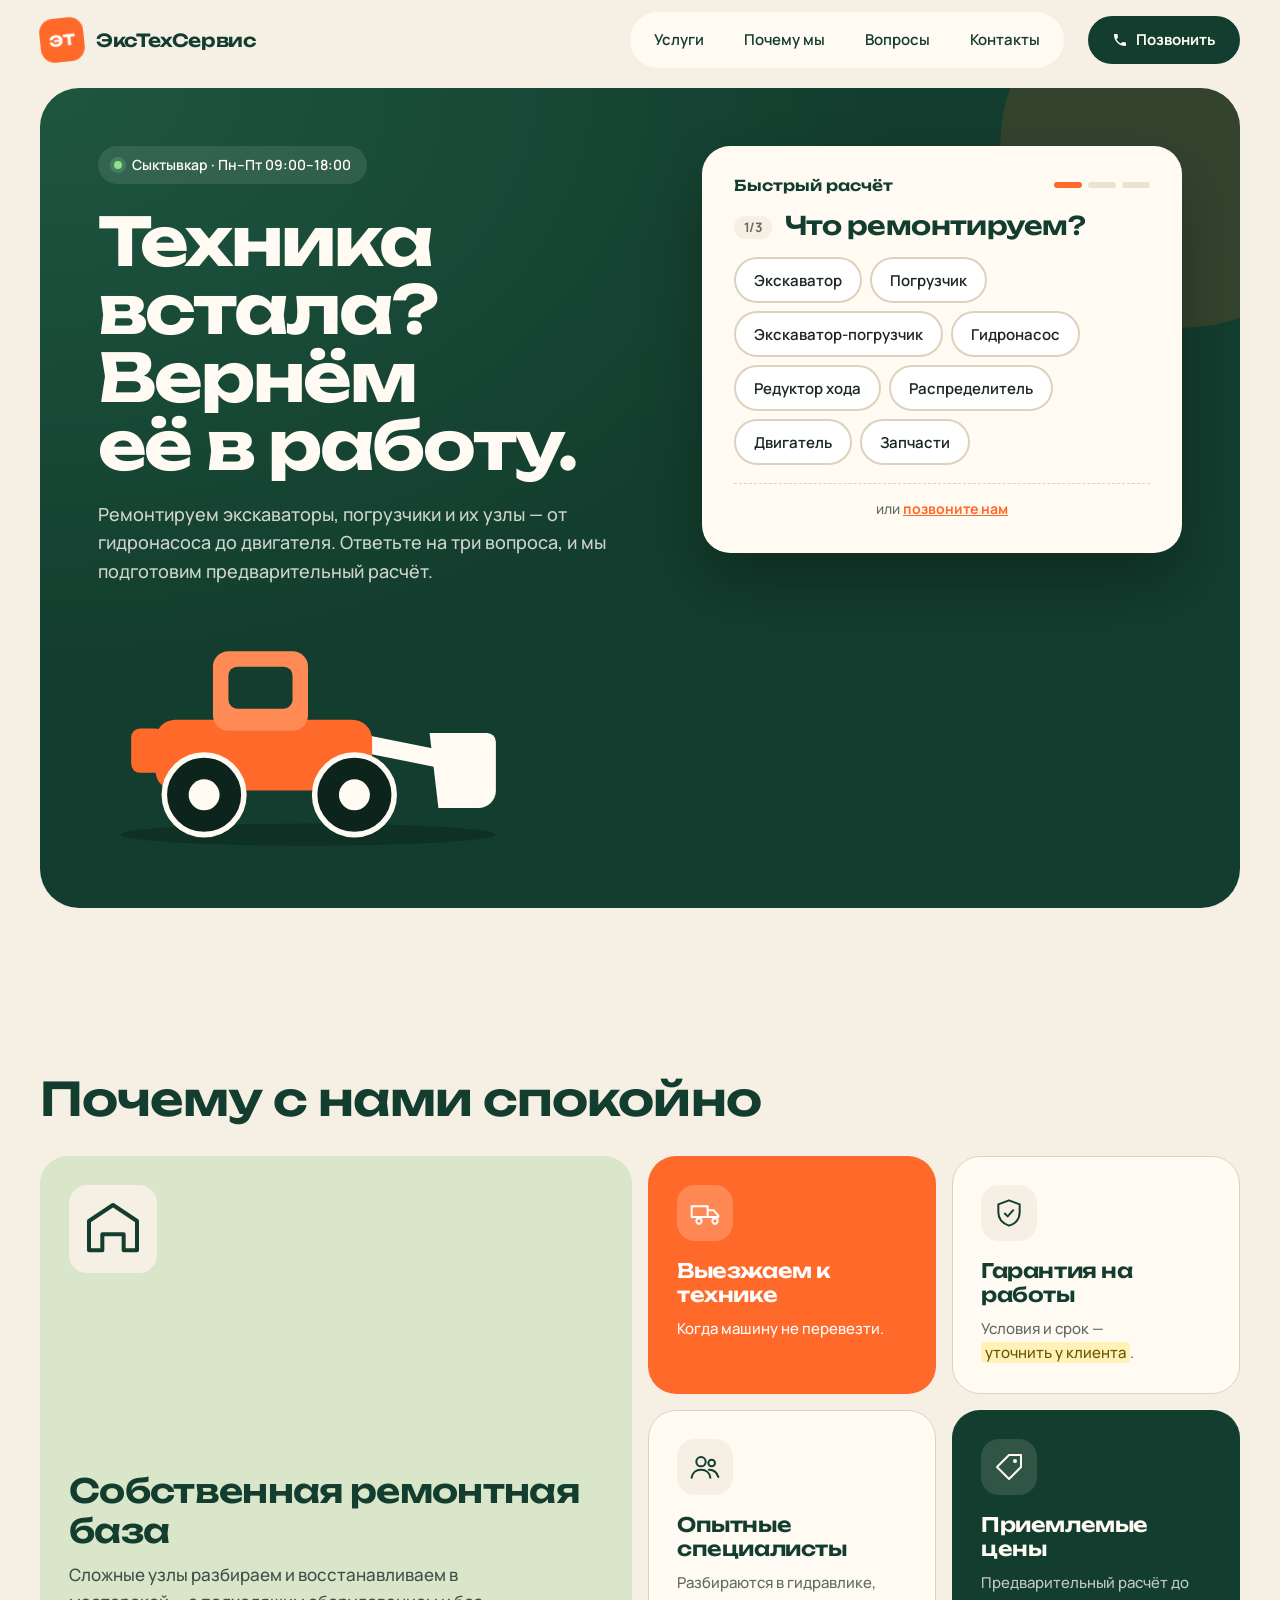
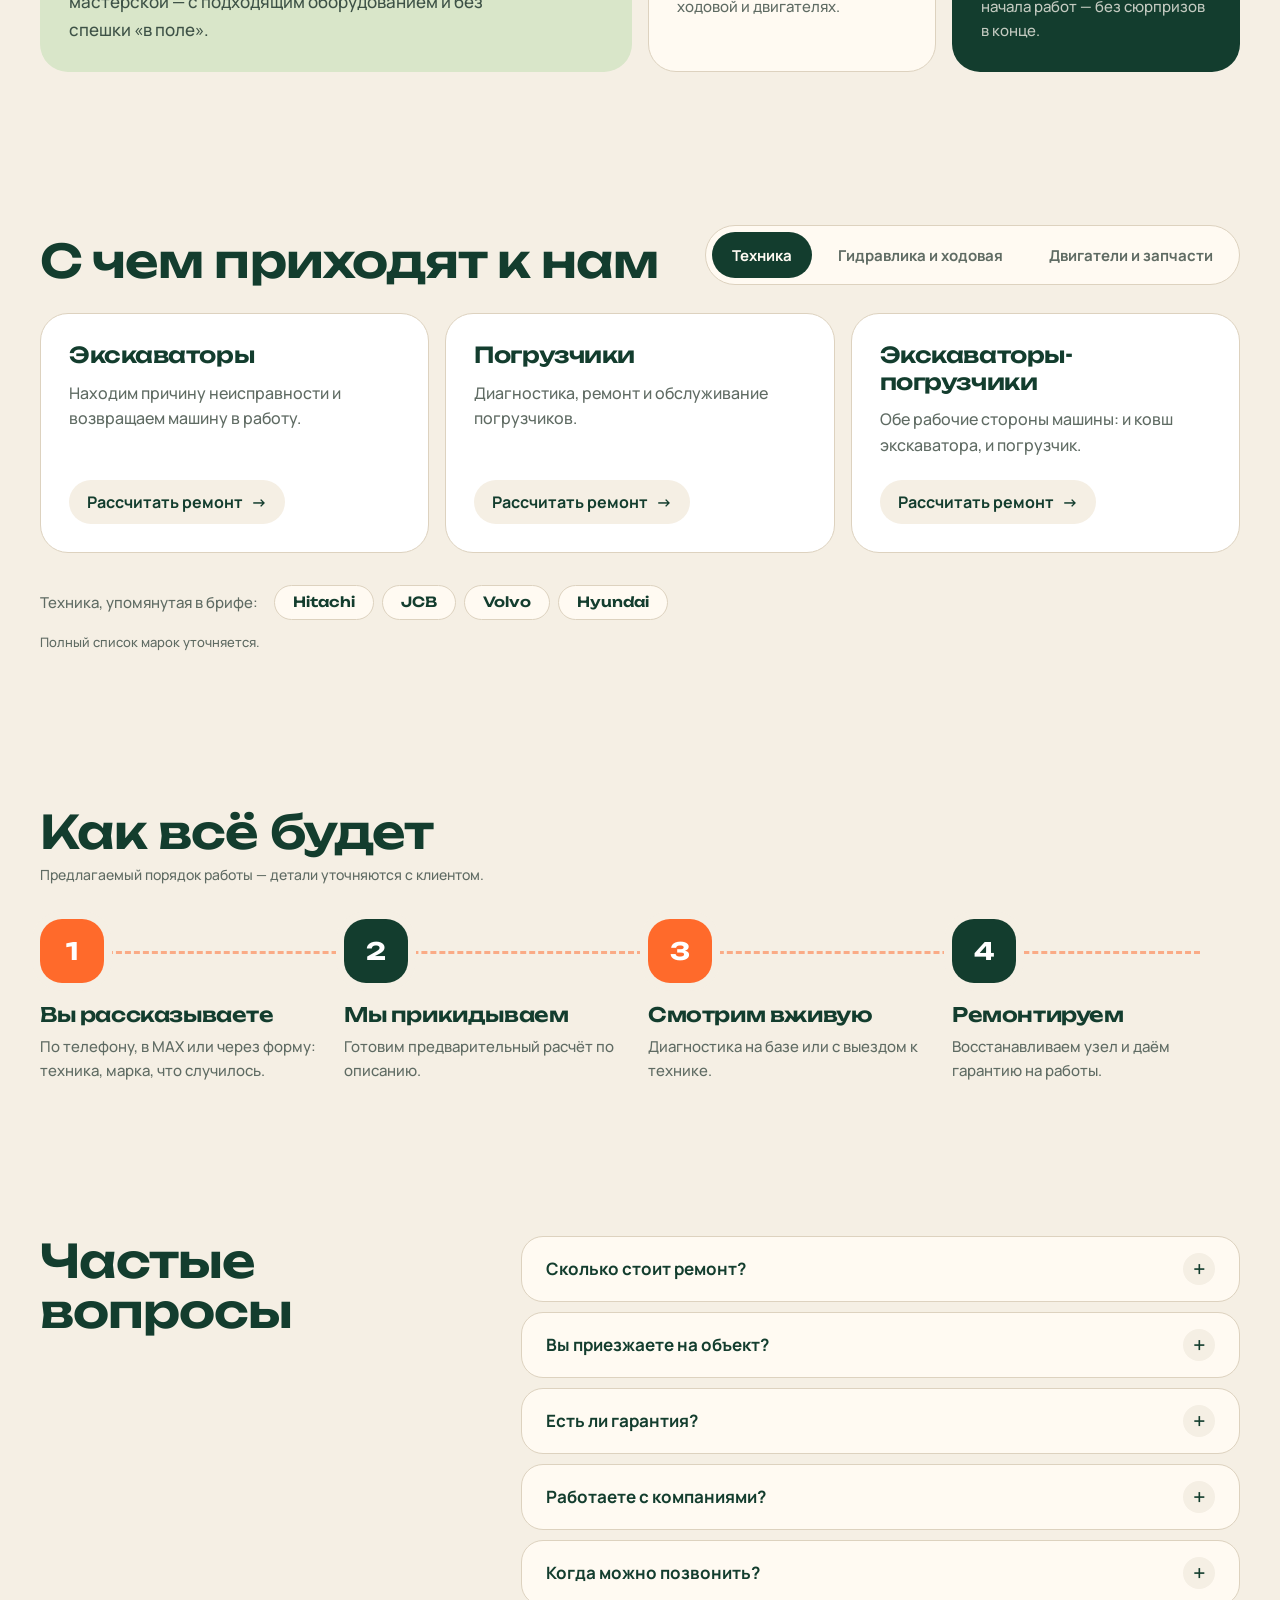
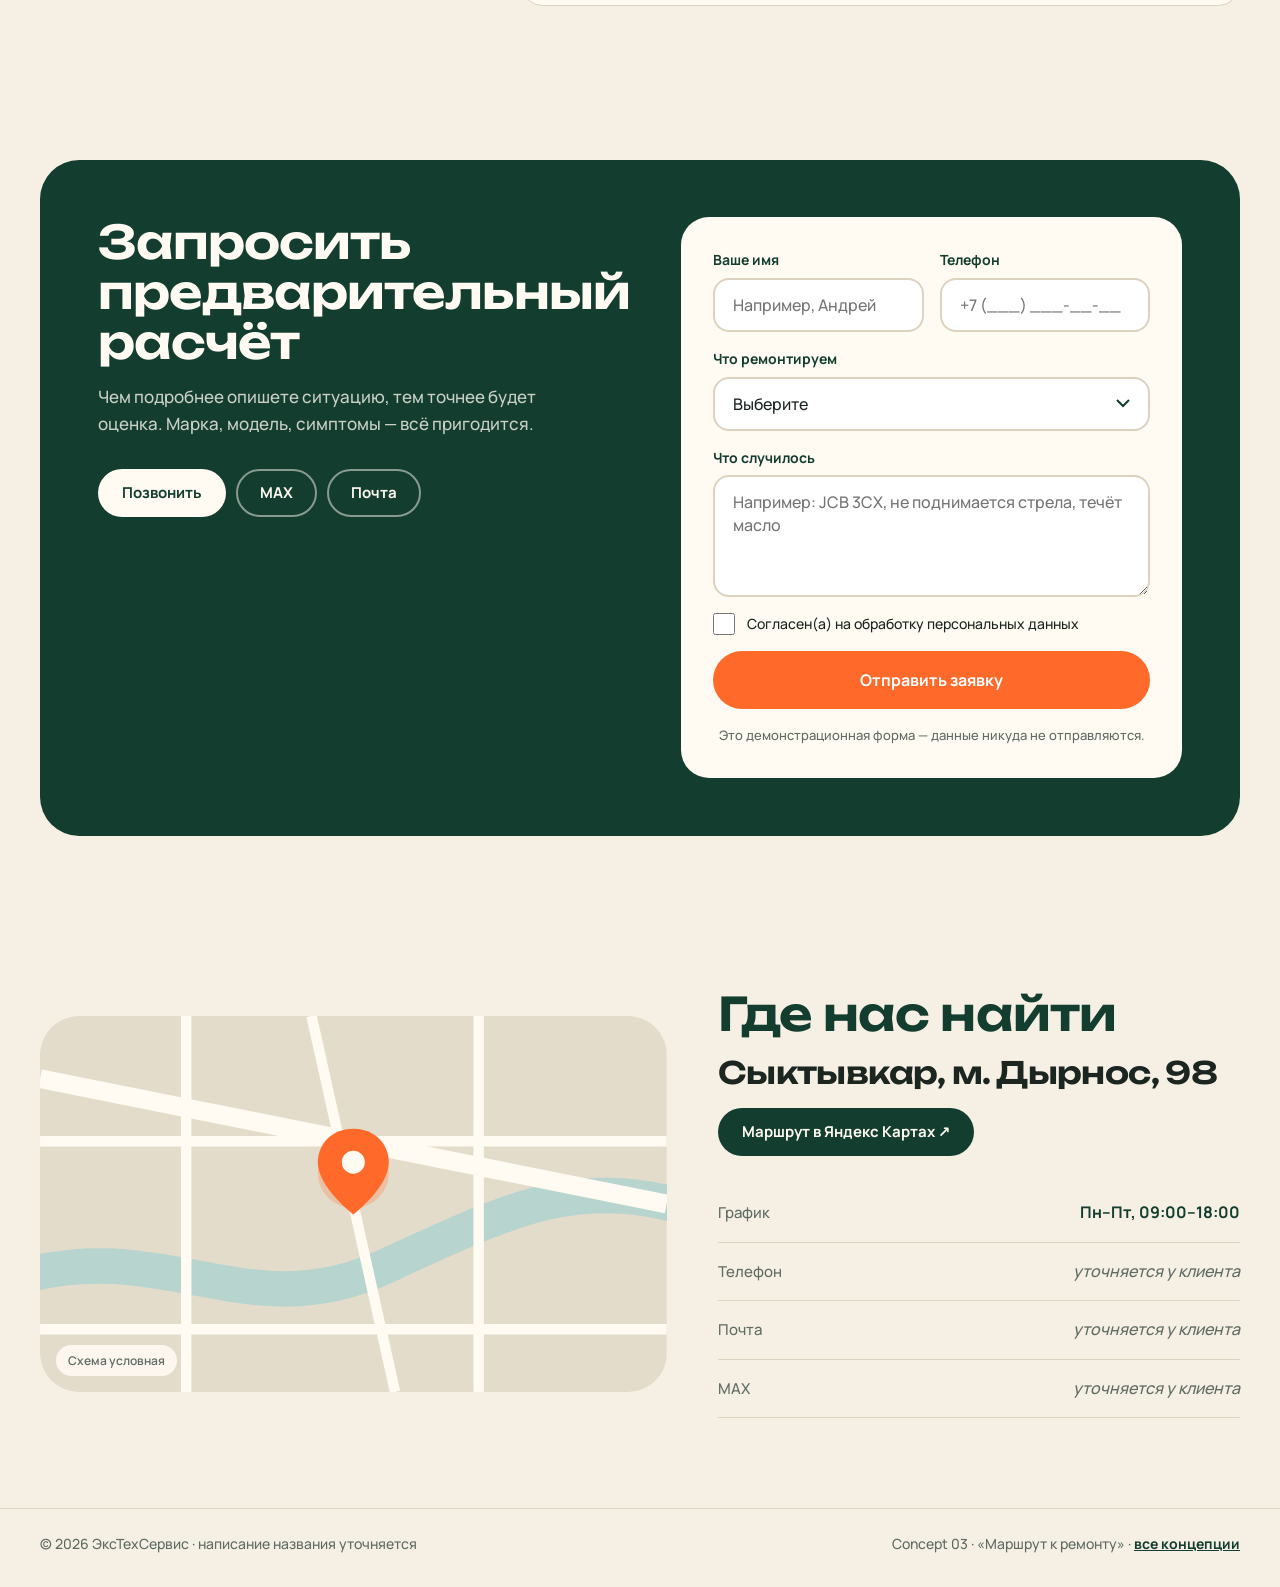
<file: concept-03/index.html>
<!doctype html>
<html lang="ru">
<head>
  <meta charset="utf-8">
  <meta name="viewport" content="width=device-width, initial-scale=1">
  <title>ЭксТехСервис — техника встала? Поможем · Concept 03</title>
  <meta name="description" content="Ремонт экскаваторов, погрузчиков, гидравлики и двигателей в Сыктывкаре. Ответьте на три вопроса — подготовим предварительный расчёт.">
  <link rel="preconnect" href="https://fonts.googleapis.com">
  <link rel="preconnect" href="https://fonts.gstatic.com" crossorigin>
  <link href="https://fonts.googleapis.com/css2?family=Unbounded:wght@500;600;700&family=Manrope:wght@400;500;600;700&display=swap" rel="stylesheet">
  <link rel="stylesheet" href="style.css">
</head>
<body>

<a class="skip" href="#main">Перейти к содержанию</a>

<header class="top">
  <div class="wrap top__inner">
    <a class="logo" href="#top" aria-label="ЭксТехСервис — на главную">
      <span class="logo__badge" aria-hidden="true">ЭТ</span>
      <span class="logo__name">ЭксТехСервис</span>
    </a>
    <nav class="nav" data-nav aria-label="Основное меню">
      <a href="#services">Услуги</a>
      <a href="#benefits">Почему мы</a>
      <a href="#faq">Вопросы</a>
      <a href="#contacts">Контакты</a>
    </nav>
    <a class="pill pill--dark top__call" data-contact="phone">
      <svg width="16" height="16" viewBox="0 0 24 24" aria-hidden="true"><path fill="currentColor" d="M6.6 10.8a15.1 15.1 0 0 0 6.6 6.6l2.2-2.2a1 1 0 0 1 1-.25 11.4 11.4 0 0 0 3.6.57 1 1 0 0 1 1 1V20a1 1 0 0 1-1 1A17 17 0 0 1 3 4a1 1 0 0 1 1-1h3.5a1 1 0 0 1 1 1c0 1.25.2 2.45.57 3.57a1 1 0 0 1-.25 1z"/></svg>
      Позвонить
    </a>
    <button class="burger" type="button" data-nav-toggle aria-expanded="false" aria-label="Открыть меню"><span></span></button>
  </div>
</header>

<main id="main">

  <!-- HERO: вопрос + мастер из трёх шагов -->
  <section class="hero" id="top">
    <div class="wrap">
      <div class="hero__card">
        <div class="hero__copy">
          <p class="tag"><span class="tag__dot"></span>Сыктывкар · Пн–Пт 09:00–18:00</p>
          <h1 class="hero__title">Техника встала? Вернём её&nbsp;в&nbsp;работу.</h1>
          <p class="hero__lead">Ремонтируем экскаваторы, погрузчики и их узлы — от гидронасоса до двигателя. Ответьте на&nbsp;три вопроса, и мы подготовим предварительный расчёт.</p>
          <svg class="hero__loader" viewBox="0 0 380 210" aria-hidden="true">
            <ellipse cx="190" cy="196" rx="170" ry="10" class="ld-shadow"/>
            <path d="M232 112 L312 128" class="ld-arm"/>
            <path d="M300 104 h52 a8 8 0 0 1 8 8 v44 a16 16 0 0 1-16 16 h-36 z" class="ld-bucket"/>
            <rect x="52" y="92" width="196" height="64" rx="18" class="ld-body"/>
            <rect x="104" y="30" width="86" height="72" rx="14" class="ld-cab"/>
            <rect x="118" y="44" width="58" height="38" rx="8" class="ld-glass"/>
            <rect x="30" y="100" width="30" height="40" rx="8" class="ld-body"/>
            <g class="ld-wheel"><circle cx="96" cy="160" r="36"/><circle cx="96" cy="160" r="14" class="ld-hub"/></g>
            <g class="ld-wheel"><circle cx="232" cy="160" r="36"/><circle cx="232" cy="160" r="14" class="ld-hub"/></g>
          </svg>
        </div>

        <!-- Мастер -->
        <div class="wizard" id="wizard" aria-labelledby="wizard-title">
          <div class="wizard__head">
            <p id="wizard-title" class="wizard__title">Быстрый расчёт</p>
            <ol class="wizard__dots" aria-hidden="true"><li class="is-on"></li><li></li><li></li></ol>
          </div>

          <div class="wizard__step is-active" data-step="1">
            <p class="wizard__q"><span>1/3</span> Что ремонтируем?</p>
            <div class="chips" role="group" aria-label="Техника или узел">
              <button type="button" class="chip" data-value="Экскаватор">Экскаватор</button>
              <button type="button" class="chip" data-value="Погрузчик">Погрузчик</button>
              <button type="button" class="chip" data-value="Экскаватор-погрузчик">Экскаватор-погрузчик</button>
              <button type="button" class="chip" data-value="Гидравлический насос">Гидронасос</button>
              <button type="button" class="chip" data-value="Редуктор хода">Редуктор хода</button>
              <button type="button" class="chip" data-value="Гидрораспределитель">Распределитель</button>
              <button type="button" class="chip" data-value="Двигатель (ДВС)">Двигатель</button>
              <button type="button" class="chip" data-value="Запасные части">Запчасти</button>
            </div>
          </div>

          <div class="wizard__step" data-step="2">
            <p class="wizard__q"><span>2/3</span> Где сейчас техника?</p>
            <div class="options" role="group" aria-label="Местоположение техники">
              <button type="button" class="option" data-value="Можем доставить на базу"><b>Привезём на базу</b><small>ремонт в мастерской</small></button>
              <button type="button" class="option" data-value="Нужен выезд на объект"><b>Нужен выезд</b><small>техника на объекте</small></button>
              <button type="button" class="option" data-value="Пока не знаю, нужна консультация"><b>Пока не знаю</b><small>подскажем по ситуации</small></button>
            </div>
            <button type="button" class="wizard__back" data-back>← Назад</button>
          </div>

          <div class="wizard__step" data-step="3">
            <p class="wizard__q"><span>3/3</span> Как удобнее связаться?</p>
            <div class="options options--row" role="group" aria-label="Способ связи">
              <button type="button" class="option" data-value="Звонок"><b>Звонок</b></button>
              <button type="button" class="option" data-value="MAX"><b>MAX</b></button>
              <button type="button" class="option" data-value="Почта"><b>Почта</b></button>
            </div>
            <button type="button" class="wizard__back" data-back>← Назад</button>
          </div>

          <div class="wizard__summary" hidden>
            <p class="wizard__q">Почти готово</p>
            <ul class="wizard__picked"></ul>
            <a class="btn btn--orange btn--block" href="#request" data-wizard-go>Оставить контакты для расчёта</a>
            <button type="button" class="wizard__back" data-restart>Начать заново</button>
          </div>

          <p class="wizard__or">или <a data-contact="phone">позвоните нам</a></p>
        </div>
      </div>
    </div>
  </section>

  <!-- ПРЕИМУЩЕСТВА: bento -->
  <section class="benefits" id="benefits">
    <div class="wrap">
      <h2 class="title" data-reveal>Почему с нами спокойно</h2>
      <div class="bento">
        <article class="bento__item bento__item--big" data-reveal>
          <span class="emoji" aria-hidden="true">
            <svg viewBox="0 0 48 48"><path d="M6 40V18L24 6l18 12v22H32V28H16v12z" fill="none" stroke="currentColor" stroke-width="3" stroke-linejoin="round"/></svg>
          </span>
          <h3>Собственная ремонтная база</h3>
          <p>Сложные узлы разбираем и восстанавливаем в мастерской — с подходящим оборудованием и без спешки «в поле».</p>
        </article>
        <article class="bento__item bento__item--orange" data-reveal>
          <span class="emoji" aria-hidden="true">
            <svg viewBox="0 0 48 48"><path d="M4 30h24V14H4zM28 20h9l7 8v2H28M11 36a4 4 0 1 0 0-.01M35 36a4 4 0 1 0 0-.01" fill="none" stroke="currentColor" stroke-width="3" stroke-linejoin="round"/></svg>
          </span>
          <h3>Выезжаем к технике</h3>
          <p>Когда машину не перевезти.</p>
        </article>
        <article class="bento__item" data-reveal>
          <span class="emoji" aria-hidden="true">
            <svg viewBox="0 0 48 48"><path d="M24 5l16 6v12c0 10-7 17-16 20C15 40 8 33 8 23V11z M17 24l5 5 9-10" fill="none" stroke="currentColor" stroke-width="3" stroke-linejoin="round"/></svg>
          </span>
          <h3>Гарантия на работы</h3>
          <p>Условия и срок — <span class="todo">уточнить у клиента</span>.</p>
        </article>
        <article class="bento__item" data-reveal>
          <span class="emoji" aria-hidden="true">
            <svg viewBox="0 0 48 48"><circle cx="18" cy="16" r="7" fill="none" stroke="currentColor" stroke-width="3"/><circle cx="34" cy="18" r="5" fill="none" stroke="currentColor" stroke-width="3"/><path d="M4 40c1-8 7-12 14-12s13 4 14 12M30 28c7 0 12 4 14 11" fill="none" stroke="currentColor" stroke-width="3" stroke-linecap="round"/></svg>
          </span>
          <h3>Опытные специалисты</h3>
          <p>Разбираются в гидравлике, ходовой и двигателях.</p>
        </article>
        <article class="bento__item bento__item--green" data-reveal>
          <span class="emoji" aria-hidden="true">
            <svg viewBox="0 0 48 48"><path d="M6 24l18-18h18v18L24 42z" fill="none" stroke="currentColor" stroke-width="3" stroke-linejoin="round"/><circle cx="33" cy="15" r="3" fill="currentColor"/></svg>
          </span>
          <h3>Приемлемые цены</h3>
          <p>Предварительный расчёт до начала работ — без сюрпризов в конце.</p>
        </article>
      </div>
    </div>
  </section>

  <!-- УСЛУГИ: вкладки -->
  <section class="services" id="services">
    <div class="wrap">
      <div class="services__head" data-reveal>
        <h2 class="title">С чем приходят к нам</h2>
        <div class="tabs" role="tablist" aria-label="Категории услуг">
          <button type="button" role="tab" id="tab-machines" aria-controls="panel-machines" aria-selected="true" class="tab is-active">Техника</button>
          <button type="button" role="tab" id="tab-hydro" aria-controls="panel-hydro" aria-selected="false" class="tab" tabindex="-1">Гидравлика и ходовая</button>
          <button type="button" role="tab" id="tab-engine" aria-controls="panel-engine" aria-selected="false" class="tab" tabindex="-1">Двигатели и запчасти</button>
        </div>
      </div>

      <div class="panel" role="tabpanel" id="panel-machines" aria-labelledby="tab-machines">
        <article class="svc">
          <h3>Экскаваторы</h3>
          <p>Находим причину неисправности и возвращаем машину в работу.</p>
          <a class="svc__link" href="#request" data-prefill="Экскаватор">Рассчитать ремонт <span aria-hidden="true">→</span></a>
        </article>
        <article class="svc">
          <h3>Погрузчики</h3>
          <p>Диагностика, ремонт и обслуживание погрузчиков.</p>
          <a class="svc__link" href="#request" data-prefill="Погрузчик">Рассчитать ремонт <span aria-hidden="true">→</span></a>
        </article>
        <article class="svc">
          <h3>Экскаваторы-погрузчики</h3>
          <p>Обе рабочие стороны машины: и ковш экскаватора, и погрузчик.</p>
          <a class="svc__link" href="#request" data-prefill="Экскаватор-погрузчик">Рассчитать ремонт <span aria-hidden="true">→</span></a>
        </article>
      </div>
      <div class="panel" role="tabpanel" id="panel-hydro" aria-labelledby="tab-hydro" hidden>
        <article class="svc">
          <h3>Гидравлические насосы</h3>
          <p>Слабое давление, шум, медленная работа стрелы — проверим и восстановим насос.</p>
          <a class="svc__link" href="#request" data-prefill="Гидравлический насос">Рассчитать ремонт <span aria-hidden="true">→</span></a>
        </article>
        <article class="svc">
          <h3>Распределители</h3>
          <p>Рывки, течи, самопроизвольное опускание рабочего оборудования.</p>
          <a class="svc__link" href="#request" data-prefill="Гидрораспределитель">Рассчитать ремонт <span aria-hidden="true">→</span></a>
        </article>
        <article class="svc">
          <h3>Редукторы хода</h3>
          <p>Шум, люфт, потеря тяги или течь масла в ходовой части.</p>
          <a class="svc__link" href="#request" data-prefill="Редуктор хода">Рассчитать ремонт <span aria-hidden="true">→</span></a>
        </article>
      </div>
      <div class="panel" role="tabpanel" id="panel-engine" aria-labelledby="tab-engine" hidden>
        <article class="svc">
          <h3>Двигатели внутреннего сгорания</h3>
          <p>Плохой пуск, потеря мощности, дым, перегрев — найдём причину.</p>
          <a class="svc__link" href="#request" data-prefill="Двигатель (ДВС)">Рассчитать ремонт <span aria-hidden="true">→</span></a>
        </article>
        <article class="svc">
          <h3>Запасные части</h3>
          <p>Подберём запчасти для ремонта. Наличие и сроки — по запросу.</p>
          <a class="svc__link" href="#request" data-prefill="Запасные части">Запросить запчасти <span aria-hidden="true">→</span></a>
        </article>
        <article class="svc svc--note">
          <h3>Не нашли свой случай?</h3>
          <p>Опишите проблему своими словами — разберёмся и подскажем.</p>
          <a class="svc__link" href="#request" data-prefill="Другое">Описать проблему <span aria-hidden="true">→</span></a>
        </article>
      </div>

      <div class="brands" data-reveal>
        <p>Техника, упомянутая в брифе:</p>
        <ul>
          <li>Hitachi</li><li>JCB</li><li>Volvo</li><li>Hyundai</li>
        </ul>
        <p class="brands__note">Полный список марок уточняется.</p>
      </div>
    </div>
  </section>

  <!-- КАК РАБОТАЕМ -->
  <section class="path">
    <div class="wrap">
      <h2 class="title" data-reveal>Как всё будет</h2>
      <p class="path__note" data-reveal>Предлагаемый порядок работы — детали уточняются с клиентом.</p>
      <ol class="path__list">
        <li data-reveal><span class="path__n">1</span><h3>Вы рассказываете</h3><p>По телефону, в MAX или через форму: техника, марка, что случилось.</p></li>
        <li data-reveal><span class="path__n">2</span><h3>Мы прикидываем</h3><p>Готовим предварительный расчёт по описанию.</p></li>
        <li data-reveal><span class="path__n">3</span><h3>Смотрим вживую</h3><p>Диагностика на базе или с выездом к технике.</p></li>
        <li data-reveal><span class="path__n">4</span><h3>Ремонтируем</h3><p>Восстанавливаем узел и даём гарантию на работы.</p></li>
      </ol>
    </div>
  </section>

  <!-- FAQ -->
  <section class="faq" id="faq">
    <div class="wrap faq__grid">
      <h2 class="title" data-reveal>Частые вопросы</h2>
      <div class="faq__list" data-reveal>
        <details>
          <summary>Сколько стоит ремонт?</summary>
          <p>Зависит от техники и характера неисправности. Опишите проблему в форме — подготовим предварительный расчёт. Окончательная стоимость определяется после диагностики.</p>
        </details>
        <details>
          <summary>Вы приезжаете на объект?</summary>
          <p>Да, у нас есть выездной сервис. Если технику можно доставить — сложный ремонт удобнее проводить на собственной ремонтной базе.</p>
        </details>
        <details>
          <summary>Есть ли гарантия?</summary>
          <p>Да, на выполненные работы предоставляется гарантия. Срок и условия — <span class="todo">уточнить у клиента</span>.</p>
        </details>
        <details>
          <summary>Работаете с компаниями?</summary>
          <p>Да, обслуживаем и частных владельцев техники, и компании. Порядок документов и оплаты — <span class="todo">уточнить у клиента</span>.</p>
        </details>
        <details>
          <summary>Когда можно позвонить?</summary>
          <p>С понедельника по пятницу, с 09:00 до 18:00. Заявку через сайт можно оставить в любое время.</p>
        </details>
      </div>
    </div>
  </section>

  <!-- ЗАЯВКА -->
  <section class="request" id="request">
    <div class="wrap">
      <div class="request__card">
        <div class="request__copy" data-reveal>
          <h2 class="title title--light">Запросить предварительный расчёт</h2>
          <p>Чем подробнее опишете ситуацию, тем точнее будет оценка. Марка, модель, симптомы — всё пригодится.</p>
          <div class="request__alt">
            <a class="pill pill--light" data-contact="phone">Позвонить</a>
            <a class="pill pill--outline" data-contact="max">MAX</a>
            <a class="pill pill--outline" data-contact="email">Почта</a>
          </div>
        </div>

        <div class="request__form" data-reveal>
          <form class="form" data-ets-form>
            <div class="form__row" data-field>
              <label for="f-name">Ваше имя</label>
              <input id="f-name" name="name" type="text" autocomplete="name" placeholder="Например, Андрей" data-validate="name">
            </div>
            <div class="form__row" data-field>
              <label for="f-phone">Телефон</label>
              <input id="f-phone" name="phone" type="tel" inputmode="tel" autocomplete="tel" placeholder="+7 (___) ___-__-__" data-validate="phone">
            </div>
            <div class="form__row form__row--full" data-field>
              <label for="f-eq">Что ремонтируем</label>
              <select id="f-eq" name="equipment" data-validate="equipment">
                <option value="">Выберите</option>
                <option>Экскаватор</option>
                <option>Погрузчик</option>
                <option>Экскаватор-погрузчик</option>
                <option>Гидравлический насос</option>
                <option>Редуктор хода</option>
                <option>Гидрораспределитель</option>
                <option>Двигатель (ДВС)</option>
                <option>Запасные части</option>
                <option>Другое</option>
              </select>
            </div>
            <div class="form__row form__row--full" data-field>
              <label for="f-msg">Что случилось</label>
              <textarea id="f-msg" name="message" rows="4" placeholder="Например: JCB 3CX, не поднимается стрела, течёт масло" data-validate="message"></textarea>
            </div>
            <div class="form__row form__row--full" data-field>
              <label class="check"><input type="checkbox" name="consent" data-validate="consent"><span>Согласен(а) на обработку персональных данных</span></label>
            </div>
            <button class="btn btn--orange btn--block form__row--full" type="submit">Отправить заявку</button>
            <p class="form__demo">Это демонстрационная форма — данные никуда не отправляются.</p>
          </form>
          <div class="form-success" data-form-success hidden tabindex="-1">
            <span class="form-success__icon" aria-hidden="true">✓</span>
            <h3>Спасибо, <span data-success-name></span>!</h3>
            <p>Заявка по теме «<span data-success-equipment></span>» сформирована. Мы свяжемся, чтобы уточнить детали.</p>
            <p class="form__demo">Демо-режим: отправка в MAX/почту появится после получения доступов.</p>
            <button class="btn btn--ghost" type="button" data-form-again>Отправить ещё одну</button>
          </div>
        </div>
      </div>
    </div>
  </section>

  <!-- КОНТАКТЫ -->
  <section class="contacts" id="contacts">
    <div class="wrap contacts__grid">
      <div class="map" data-reveal>
        <svg viewBox="0 0 600 360" aria-hidden="true" preserveAspectRatio="xMidYMid slice">
          <rect width="600" height="360" class="map__bg"/>
          <path d="M-20 250 C120 210 200 300 330 240 S520 150 640 190" class="map__river"/>
          <path d="M0 120 H600 M0 300 H600 M140 0 V360 M420 0 V360 M260 0 L340 360" class="map__road"/>
          <path d="M0 60 L600 180" class="map__road map__road--main"/>
          <g class="map__pin" transform="translate(300 150)">
            <circle r="34" class="map__pulse"/>
            <path d="M0 -42 C-22 -42 -34 -26 -34 -10 C-34 14 0 40 0 40 C0 40 34 14 34 -10 C34 -26 22 -42 0 -42Z"/>
            <circle cy="-10" r="11" class="map__pin-hole"/>
          </g>
        </svg>
        <span class="map__label">Схема условная</span>
      </div>
      <div class="contacts__info" data-reveal>
        <h2 class="title">Где нас найти</h2>
        <p class="contacts__addr">Сыктывкар, м.&nbsp;Дырнос,&nbsp;98</p>
        <a class="pill pill--dark" data-map-link>Маршрут в Яндекс Картах ↗</a>
        <ul class="contacts__list">
          <li><span>График</span><b>Пн–Пт, 09:00–18:00</b></li>
          <li><span>Телефон</span><a data-contact="phone"><b data-contact-value="phone"></b></a></li>
          <li><span>Почта</span><a data-contact="email"><b data-contact-value="email"></b></a></li>
          <li><span>MAX</span><a data-contact="max"><b data-contact-value="max"></b></a></li>
        </ul>
      </div>
    </div>
  </section>
</main>

<footer class="foot">
  <div class="wrap foot__inner">
    <span>© <span data-year></span> ЭксТехСервис · написание названия уточняется</span>
    <span>Concept 03 · «Маршрут к ремонту» · <a href="../index.html">все концепции</a></span>
  </div>
</footer>

<div class="mobile-bar">
  <a class="pill pill--dark" data-contact="phone">Позвонить</a>
  <a class="pill pill--orange" href="#wizard">Быстрый расчёт</a>
</div>

<script src="../shared/config.js"></script>
<script src="../shared/app.js"></script>
<script>
  // Вкладки услуг
  (function () {
    var tabs = Array.prototype.slice.call(document.querySelectorAll('.tab'));
    function activate(tab) {
      tabs.forEach(function (t) {
        var on = t === tab;
        t.classList.toggle('is-active', on);
        t.setAttribute('aria-selected', on ? 'true' : 'false');
        t.tabIndex = on ? 0 : -1;
        document.getElementById(t.getAttribute('aria-controls')).hidden = !on;
      });
    }
    tabs.forEach(function (t, i) {
      t.addEventListener('click', function () { activate(t); });
      t.addEventListener('keydown', function (e) {
        var d = e.key === 'ArrowRight' ? 1 : e.key === 'ArrowLeft' ? -1 : 0;
        if (!d) return;
        var next = tabs[(i + d + tabs.length) % tabs.length];
        activate(next); next.focus();
      });
    });
  })();

  // Мастер «Быстрый расчёт»
  (function () {
    var wiz = document.getElementById('wizard');
    var steps = wiz.querySelectorAll('.wizard__step');
    var dots = wiz.querySelectorAll('.wizard__dots li');
    var summary = wiz.querySelector('.wizard__summary');
    var picked = wiz.querySelector('.wizard__picked');
    var answers = {};
    var labels = { 1: 'Ремонт', 2: 'Где техника', 3: 'Связь' };

    function show(n) {
      steps.forEach(function (s) { s.classList.toggle('is-active', +s.dataset.step === n); });
      dots.forEach(function (d, i) { d.classList.toggle('is-on', i < n || n === 4); });
      summary.hidden = n !== 4;
      if (n === 4) {
        picked.innerHTML = '';
        [1, 2, 3].forEach(function (k) {
          var li = document.createElement('li');
          li.innerHTML = '<span></span><b></b>';
          li.firstChild.textContent = labels[k];
          li.lastChild.textContent = answers[k];
          picked.appendChild(li);
        });
      }
    }

    steps.forEach(function (step) {
      var n = +step.dataset.step;
      step.querySelectorAll('[data-value]').forEach(function (btn) {
        btn.addEventListener('click', function () {
          step.querySelectorAll('[data-value]').forEach(function (b) { b.classList.remove('is-picked'); });
          btn.classList.add('is-picked');
          answers[n] = btn.dataset.value;
          setTimeout(function () { show(n + 1); }, 180);
        });
      });
      var back = step.querySelector('[data-back]');
      if (back) back.addEventListener('click', function () { show(n - 1); });
    });

    wiz.querySelector('[data-restart]').addEventListener('click', function () {
      answers = {};
      wiz.querySelectorAll('.is-picked').forEach(function (b) { b.classList.remove('is-picked'); });
      show(1);
    });

    wiz.querySelector('[data-wizard-go]').addEventListener('click', function (e) {
      e.preventDefault();
      var form = document.querySelector('[data-ets-form]');
      form.querySelector('[name="equipment"]').value = answers[1] || '';
      var msg = form.querySelector('[name="message"]');
      msg.value = 'Где техника: ' + (answers[2] || '—') + '. Удобный способ связи: ' + (answers[3] || '—') + '.\nЧто случилось: ';
      ETS.scrollToForm();
      setTimeout(function () { form.querySelector('[name="name"]').focus({ preventScroll: true }); }, 600);
      ETS.toast('Ответы перенесены в форму — осталось указать имя и телефон');
    });
  })();
</script>
</body>
</html>
</file>
<file: concept-01/style.css>
/* Concept 01 — «Тяжёлый металл»
   Тёмный графит, сигнальный жёлтый, плотная индустриальная типографика. */

:root {
  --bg: #141517;
  --bg-2: #1c1e21;
  --steel: #2a2d31;
  --line: #34383d;
  --text: #f1efe9;
  --muted: #a3a6aa;
  --yellow: #ffc400;
  --yellow-ink: #141517;
  --paper: #f1efe9;
  --toast-bg: #ffc400;
  --toast-fg: #141517;
  --toast-radius: 0;
  --display: 'Oswald', 'Arial Narrow', Impact, sans-serif;
  --body: 'Inter', system-ui, -apple-system, 'Segoe UI', Roboto, sans-serif;
  --pad: clamp(16px, 4vw, 56px);
}

*, *::before, *::after { box-sizing: border-box; }
html { scroll-behavior: smooth; scroll-padding-top: 80px; }
body {
  margin: 0;
  background: var(--bg);
  color: var(--text);
  font: 400 16px/1.55 var(--body);
  overflow-x: clip;
  -webkit-font-smoothing: antialiased;
}
img, svg { display: block; max-width: 100%; }
a { color: inherit; }
h1, h2, h3 { margin: 0; }
p { margin: 0; }

.wrap { width: 100%; max-width: 1360px; margin: 0 auto; padding: 0 var(--pad); }
.sr-only, .skip:not(:focus) {
  position: absolute; width: 1px; height: 1px; overflow: hidden; clip: rect(0 0 0 0); white-space: nowrap;
}
.skip:focus { position: fixed; top: 8px; left: 8px; z-index: 200; background: var(--yellow); color: var(--yellow-ink); padding: 10px 14px; }
:focus-visible { outline: 3px solid var(--yellow); outline-offset: 3px; }

/* ---------- Кнопки ---------- */
.btn {
  display: inline-flex; align-items: center; justify-content: center; gap: 8px;
  min-height: 56px; padding: 12px 28px;
  font: 600 15px/1.25 var(--body); text-align: center; letter-spacing: .04em; text-transform: uppercase;
  text-decoration: none; border: 2px solid transparent; cursor: pointer;
  transition: transform .15s ease, background .2s ease, color .2s ease;
}
.btn:active { transform: translateY(1px); }
.btn--yellow { background: var(--yellow); color: var(--yellow-ink); clip-path: polygon(0 0, 100% 0, 100% calc(100% - 14px), calc(100% - 14px) 100%, 0 100%); }
.btn--yellow:hover { background: #ffd23f; }
.btn--ghost { border-color: var(--text); color: var(--text); }
.btn--ghost:hover { background: var(--text); color: var(--bg); }
.btn--dark { background: var(--bg); color: var(--yellow); }
.btn--dark:hover { background: #000; }
.btn--outline-dark { border-color: var(--bg); color: var(--bg); background: transparent; }
.btn--outline-dark:hover { background: var(--bg); color: var(--yellow); }
.btn--block { width: 100%; }
.btn[data-loading] { opacity: .6; cursor: progress; }

/* ---------- Шапка ---------- */
.top {
  position: sticky; top: 0; z-index: 50;
  background: rgba(20, 21, 23, .92); backdrop-filter: blur(8px);
  border-bottom: 1px solid var(--line);
}
.top__inner { display: flex; align-items: center; gap: 32px; height: 72px; }
.logo { display: flex; align-items: center; gap: 10px; text-decoration: none; }
.logo__mark {
  width: 28px; height: 28px; background: var(--yellow);
  clip-path: polygon(0 0, 100% 0, 100% 60%, 60% 100%, 0 100%);
}
.logo__text { font: 600 22px/1 var(--display); letter-spacing: .04em; }
.logo__text b { color: var(--yellow); font-weight: 600; }
.nav { display: flex; gap: 28px; margin-left: auto; }
.nav a { text-decoration: none; font-size: 14px; letter-spacing: .06em; text-transform: uppercase; color: var(--muted); }
.nav a:hover { color: var(--yellow); }
.top__phone { display: flex; align-items: center; gap: 8px; text-decoration: none; font-weight: 600; color: var(--yellow); white-space: nowrap; }
.top__phone .is-placeholder { color: var(--muted); font-weight: 500; font-size: 14px; }
.burger { display: none; }

/* ---------- Hero ---------- */
.hero { position: relative; padding-top: clamp(32px, 6vw, 72px); }
.hero__copy { min-width: 0; }
.hero__grid { display: grid; grid-template-columns: 1.05fr 1fr; gap: 24px; align-items: end; }
.eyebrow { display: flex; align-items: center; gap: 10px; font-size: 13px; letter-spacing: .14em; text-transform: uppercase; color: var(--muted); }
.dot { width: 10px; height: 10px; background: var(--yellow); border-radius: 50%; box-shadow: 0 0 0 6px rgba(255, 196, 0, .15); }
.hero__title {
  margin: 20px 0 24px;
  font: 700 clamp(56px, 6.8vw, 112px)/.9 var(--display);
  text-transform: uppercase; letter-spacing: -.01em;
}
.hero__title span { display: block; }
.hero__title { hyphens: manual; }
.hero__title-accent { color: var(--yellow); }
.hero__lead { max-width: 520px; font-size: 18px; color: #cfd0d2; }
.hero__cta { display: flex; flex-wrap: wrap; gap: 12px; margin-top: 32px; }
.hero__facts { display: flex; flex-wrap: wrap; gap: 8px 24px; margin: 32px 0 0; padding: 0; list-style: none; font-size: 14px; color: var(--muted); }
.hero__facts li::before { content: ''; display: inline-block; width: 8px; height: 8px; margin-right: 8px; background: var(--yellow); vertical-align: middle; }
.hero__art { margin: 0 0 -6px; }

.excavator__sun { fill: var(--bg-2); stroke: var(--line); stroke-width: 1; }
.ex-boom { fill: none; stroke: var(--yellow); stroke-width: 30; stroke-linejoin: round; stroke-linecap: round; }
.ex-stick { fill: none; stroke: var(--yellow); stroke-width: 20; stroke-linecap: round; }
.ex-cyl { fill: none; stroke: #c9cbcd; stroke-width: 7; stroke-linecap: round; }
.ex-bucket { fill: #c9cbcd; stroke: var(--bg); stroke-width: 3; stroke-linejoin: round; }
.ex-pin { fill: var(--bg); stroke: #c9cbcd; stroke-width: 4; }
.ex-body { fill: #3b3f45; }
.ex-cab { fill: var(--yellow); }
.ex-glass { fill: #1d2023; }
.ex-track { fill: #26292d; stroke: #0d0e0f; stroke-width: 6; }
.ex-wheels circle { fill: #4a4e54; stroke: #0d0e0f; stroke-width: 4; }
.ex-ground { stroke: var(--line); stroke-width: 2; }
.excavator__arm { transform-origin: 300px 262px; animation: dig 6s ease-in-out infinite; }
@keyframes dig {
  0%, 100% { transform: rotate(0deg); }
  50% { transform: rotate(-6deg); }
}
@media (prefers-reduced-motion: reduce) { .excavator__arm { animation: none; } }

/* Бегущая строка */
.ticker { margin-top: 40px; overflow: hidden; background: var(--yellow); color: var(--yellow-ink); transform: rotate(-1.2deg); }
.ticker__track { display: flex; width: max-content; animation: ticker 40s linear infinite; }
.ticker span { padding: 14px 28px; font: 600 20px/1 var(--display); text-transform: uppercase; letter-spacing: .06em; white-space: nowrap; }
.ticker span::after { content: '■'; margin-left: 56px; font-size: 10px; vertical-align: middle; }
@keyframes ticker { to { transform: translateX(-50%); } }
@media (prefers-reduced-motion: reduce) { .ticker__track { animation: none; } }

/* ---------- Заголовки секций ---------- */
section { position: relative; }
.sec-head { display: grid; grid-template-columns: 120px 1fr; gap: 8px 24px; align-items: baseline; margin-bottom: 48px; }
.sec-head__num { font: 600 15px/1 var(--display); color: var(--yellow); letter-spacing: .1em; }
.sec-head__num::before { content: '/ '; color: var(--muted); }
.sec-head__title { font: 700 clamp(36px, 5vw, 72px)/1 var(--display); text-transform: uppercase; }
.sec-head__text { grid-column: 2; color: var(--muted); }

/* ---------- Услуги ---------- */
.services { padding: clamp(80px, 10vw, 140px) 0; }
.svc-cols { display: grid; grid-template-columns: 1fr 1.3fr; gap: 48px; }
.svc-group__title { font: 500 14px/1 var(--body); letter-spacing: .14em; text-transform: uppercase; color: var(--muted); padding-bottom: 16px; border-bottom: 2px solid var(--yellow); }
.svc-list { list-style: none; margin: 0; padding: 0; }
.svc-list a {
  display: grid; grid-template-columns: 48px 1fr auto; align-items: center; gap: 16px;
  min-height: 76px; padding: 12px 8px; border-bottom: 1px solid var(--line);
  text-decoration: none; transition: background .2s ease, color .2s ease, padding .2s ease;
}
.svc-list__n { font: 500 14px/1 var(--display); color: var(--muted); }
.svc-list__name { font: 600 clamp(20px, 2.2vw, 30px)/1.1 var(--display); text-transform: uppercase; }
.svc-list__go { font-size: 13px; letter-spacing: .08em; text-transform: uppercase; color: var(--yellow); white-space: nowrap; }
.svc-list a:hover, .svc-list a:focus-visible { background: var(--yellow); color: var(--yellow-ink); padding-left: 20px; }
.svc-list a:hover .svc-list__n, .svc-list a:hover .svc-list__go { color: var(--yellow-ink); }

.brands { display: flex; flex-wrap: wrap; align-items: center; gap: 16px 40px; margin-top: 72px; padding: 28px 0; border-top: 1px solid var(--line); border-bottom: 1px solid var(--line); }
.brands__label { font-size: 13px; letter-spacing: .14em; text-transform: uppercase; color: var(--muted); }
.brands__list { display: flex; flex-wrap: wrap; gap: 12px 40px; margin: 0; padding: 0; list-style: none; font: 700 clamp(24px, 3vw, 40px)/1 var(--display); letter-spacing: .06em; color: #5d6168; }
.brands__note { flex-basis: 100%; font-size: 13px; color: var(--muted); }

/* ---------- Преимущества ---------- */
.why { padding: clamp(80px, 10vw, 140px) 0; background: var(--paper); color: var(--bg); }
.sec-head--light .sec-head__num::before { color: #8d8f92; }
.sec-head--light .sec-head__num { color: var(--bg); }
.plates { display: grid; grid-template-columns: repeat(4, 1fr); gap: 16px; }
.plate {
  position: relative; padding: 36px 28px 32px; min-height: 260px;
  background: linear-gradient(160deg, #e2e0d9, #d3d1c9);
  border: 1px solid #c5c3bb;
  display: flex; flex-direction: column; gap: 12px;
}
.plate--wide { grid-row: span 2; background: var(--bg); color: var(--text); border-color: var(--bg); justify-content: flex-end; }
.plate--wide .plate__icon { color: var(--yellow); width: 72px; height: 72px; margin-bottom: auto; }
.plate--wide h3 { font-size: clamp(30px, 3vw, 44px); }
.plate--wide p { color: #c3c5c8; }
.plate__icon { width: 44px; height: 44px; color: var(--bg); }
.plate h3 { font: 600 24px/1.05 var(--display); text-transform: uppercase; }
.plate p { font-size: 15px; color: #45484d; }
.plate__bolt { position: absolute; top: 12px; width: 10px; height: 10px; border-radius: 50%; background: radial-gradient(circle at 35% 35%, #fff, #8d8f92 70%); }
.plate__bolt:first-child { left: 12px; }
.plate__bolt:nth-child(2) { right: 12px; }
.plates .plate:nth-child(2) { grid-column: span 2; }
.plates .plate:nth-child(5) { grid-column: span 2; }

/* ---------- Шаги ---------- */
.steps { padding: clamp(80px, 10vw, 140px) 0; }
.steps__list { list-style: none; margin: 0; padding: 0; display: grid; grid-template-columns: repeat(4, 1fr); counter-reset: s; border-top: 2px solid var(--line); }
.steps__list li { counter-increment: s; position: relative; padding: 32px 24px 0 0; display: flex; flex-direction: column; gap: 10px; }
.steps__list li::before { content: counter(s, decimal-leading-zero); font: 700 64px/1 var(--display); color: transparent; -webkit-text-stroke: 1.5px var(--yellow); }
.steps__list li::after { content: ''; position: absolute; top: -2px; left: 0; width: 48px; height: 2px; background: var(--yellow); }
.steps__list b { font: 600 22px/1.1 var(--display); text-transform: uppercase; }
.steps__list span { color: var(--muted); font-size: 15px; }

/* ---------- Заявка ---------- */
.request { padding: clamp(80px, 10vw, 140px) 0; background: var(--yellow); color: var(--yellow-ink); }
.request .sec-head__num { color: var(--yellow-ink); }
.request .sec-head__num::before { color: rgba(0, 0, 0, .45); }
.request__grid { display: grid; grid-template-columns: 1fr 1.1fr; gap: clamp(32px, 6vw, 96px); align-items: start; }
.request__title { margin: 20px 0 20px; font: 700 clamp(40px, 5.4vw, 80px)/.95 var(--display); text-transform: uppercase; }
.request__copy > p { font-size: 18px; max-width: 460px; }
.request__alt { display: flex; flex-wrap: wrap; align-items: center; gap: 12px; margin-top: 40px; padding-top: 24px; border-top: 2px solid rgba(0, 0, 0, .15); }
.request__alt p { flex-basis: 100%; font-size: 14px; letter-spacing: .08em; text-transform: uppercase; }

.form-card { background: var(--paper); padding: clamp(24px, 3vw, 40px); box-shadow: 16px 16px 0 var(--bg); }
.form { display: grid; grid-template-columns: 1fr 1fr; gap: 20px 16px; }
.form__row { display: flex; flex-direction: column; gap: 6px; min-width: 0; }
.form__row--full { grid-column: 1 / -1; }
.form label { font-size: 12px; font-weight: 600; letter-spacing: .1em; text-transform: uppercase; }
.form input[type="text"], .form input[type="tel"], .form select, .form textarea {
  width: 100%; min-height: 52px; padding: 12px 14px;
  font: 400 16px/1.4 var(--body); color: var(--bg);
  background: #fff; border: 2px solid #cfcdc5; border-radius: 0;
  transition: border-color .2s ease;
}
.form textarea { resize: vertical; min-height: 110px; }
.form select { appearance: none; background-image: linear-gradient(45deg, transparent 50%, var(--bg) 50%), linear-gradient(135deg, var(--bg) 50%, transparent 50%); background-position: calc(100% - 22px) 50%, calc(100% - 16px) 50%; background-size: 6px 6px; background-repeat: no-repeat; padding-right: 40px; }
.form input:focus, .form select:focus, .form textarea:focus { outline: none; border-color: var(--bg); }
.has-error input, .has-error select, .has-error textarea { border-color: #d22b1f; }
.field-error { margin: 0; font-size: 13px; color: #c2271c; }
.field-error:empty { display: none; }
.check { display: flex; gap: 12px; align-items: flex-start; font-size: 14px !important; font-weight: 400 !important; letter-spacing: 0 !important; text-transform: none !important; cursor: pointer; }
.check input { width: 22px; height: 22px; margin: 0; flex: none; accent-color: var(--bg); }
.form__demo { grid-column: 1 / -1; font-size: 12px; color: #6b6d70; text-align: center; }
.form-success { display: flex; flex-direction: column; gap: 16px; align-items: flex-start; }
.form-success:focus { outline: none; }
.form-success__big { font: 700 44px/1 var(--display); text-transform: uppercase; }

/* ---------- Контакты ---------- */
.contacts { padding: clamp(80px, 10vw, 140px) 0; }
.contacts__grid { display: grid; grid-template-columns: 1.3fr 1fr; gap: 48px; align-items: end; }
.contacts__big h2 { margin: 20px 0 24px; font: 700 clamp(44px, 6.4vw, 104px)/.92 var(--display); text-transform: uppercase; }
.link-arrow { color: var(--yellow); font-weight: 600; text-decoration: none; border-bottom: 2px solid currentColor; padding-bottom: 2px; }
.contacts__list { margin: 0; display: grid; }
.contacts__list > div { display: grid; grid-template-columns: 110px 1fr; gap: 16px; padding: 18px 0; border-bottom: 1px solid var(--line); }
.contacts__list dt { font-size: 13px; letter-spacing: .12em; text-transform: uppercase; color: var(--muted); padding-top: 3px; }
.contacts__list dd { margin: 0; font-size: 18px; font-weight: 500; }
.contacts__list a { text-decoration: none; }
.contacts__list .is-placeholder { color: var(--muted); font-style: italic; font-weight: 400; }
.contacts__list a:hover .is-placeholder { color: var(--yellow); }

/* ---------- Подвал ---------- */
.foot { border-top: 1px solid var(--line); padding: 28px 0 32px; font-size: 13px; color: var(--muted); }
.foot__inner { display: flex; flex-wrap: wrap; justify-content: space-between; gap: 12px; }
.foot a { color: var(--yellow); }
.mobile-bar { display: none; }

/* ---------- Адаптив ---------- */
@media (max-width: 1100px) {
  .plates { grid-template-columns: repeat(2, 1fr); }
  .plates .plate:nth-child(2), .plates .plate:nth-child(5) { grid-column: auto; }
  .plate--wide { grid-row: auto; grid-column: 1 / -1; min-height: 220px; }
  .steps__list { grid-template-columns: repeat(2, 1fr); row-gap: 40px; }
}

@media (max-width: 900px) {
  .nav {
    position: fixed; inset: 72px 0 auto 0; flex-direction: column; gap: 0;
    background: var(--bg); border-bottom: 1px solid var(--line);
    padding: 8px var(--pad) 24px; transform: translateY(-120%); visibility: hidden;
    transition: transform .3s ease, visibility .3s;
  }
  .nav a { padding: 16px 0; font-size: 18px; color: var(--text); border-bottom: 1px solid var(--line); }
  .nav-open .nav { transform: none; visibility: visible; }
  .top__inner { gap: 16px; }
  .top__phone { margin-left: auto; }
  .top__phone span { display: none; }
  .top__phone { width: 44px; height: 44px; justify-content: center; border: 1px solid var(--line); }
  .burger { display: flex; flex-direction: column; justify-content: center; gap: 7px; width: 44px; height: 44px; padding: 0 10px; background: none; border: 1px solid var(--line); cursor: pointer; }
  .burger span { display: block; height: 2px; background: var(--text); transition: transform .25s ease; }
  .nav-open .burger span:first-child { transform: translateY(4.5px) rotate(45deg); }
  .nav-open .burger span:last-child { transform: translateY(-4.5px) rotate(-45deg); }

  .hero__grid { grid-template-columns: 1fr; }
  .hero__art { order: -1; max-width: 520px; margin: 0 auto -24px; width: 100%; }
}

@media (max-width: 600px) {
  .hero__art { max-width: 280px; margin-bottom: -12px; }
  .svc-cols, .request__grid, .contacts__grid { grid-template-columns: 1fr; }
  .sec-head { grid-template-columns: 1fr; }
  .sec-head__text { grid-column: 1; }
}

@media (max-width: 600px) {
  html { scroll-padding-bottom: 96px; }
  body { padding-bottom: 76px; }
  .hero__title { font-size: clamp(40px, 12.5vw, 72px); overflow-wrap: break-word; }
  .hero__lead { font-size: 16px; }
  .hero__cta .btn { width: 100%; }
  .hero__facts { gap: 8px 16px; }
  .plates { grid-template-columns: 1fr; }
  .plate { min-height: 0; }
  .steps__list { grid-template-columns: 1fr; }
  .svc-list a { grid-template-columns: 32px 1fr; min-height: 64px; }
  .svc-list__go { display: none; }
  .form { grid-template-columns: 1fr; }
  .form-card { box-shadow: 8px 8px 0 var(--bg); }
  .request__alt .btn { flex: 1 1 100%; }
  .contacts__list > div { grid-template-columns: 1fr; gap: 4px; }
  .mobile-bar {
    position: fixed; left: 0; right: 0; bottom: 0; z-index: 60;
    display: grid; grid-template-columns: 1fr 1.4fr; gap: 8px;
    padding: 10px 12px calc(10px + env(safe-area-inset-bottom));
    background: rgba(20, 21, 23, .96); border-top: 1px solid var(--line);
  }
  .mobile-bar .btn { min-height: 52px; padding: 0 12px; }
  .ets-toast { bottom: 90px !important; }
}

@media (prefers-reduced-motion: reduce) { html { scroll-behavior: auto; } }
</file>
<file: concept-02/style.css>
/* Concept 02 — «Чертёж»
   Калька, синие чернила, моноширинные подписи, сетка миллиметровки. */

:root {
  --paper: #f3f1ea;
  --paper-2: #e9e6dc;
  --ink: #1640a8;
  --ink-deep: #0e2a6e;
  --ink-soft: rgba(22, 64, 168, .14);
  --text: #16203a;
  --muted: #5b6377;
  --accent: #e8431f;
  --toast-bg: #0e2a6e;
  --toast-fg: #f3f1ea;
  --toast-radius: 2px;
  --sans: 'IBM Plex Sans', system-ui, -apple-system, 'Segoe UI', Roboto, sans-serif;
  --mono: 'IBM Plex Mono', ui-monospace, 'SFMono-Regular', Menlo, monospace;
  --pad: clamp(16px, 4vw, 48px);
}

*, *::before, *::after { box-sizing: border-box; }
html { scroll-behavior: smooth; scroll-padding-top: 76px; }
body {
  margin: 0; color: var(--text);
  font: 400 16px/1.6 var(--sans);
  background-color: var(--paper);
  background-image:
    linear-gradient(var(--ink-soft) 1px, transparent 1px),
    linear-gradient(90deg, var(--ink-soft) 1px, transparent 1px),
    linear-gradient(rgba(22, 64, 168, .05) 1px, transparent 1px),
    linear-gradient(90deg, rgba(22, 64, 168, .05) 1px, transparent 1px);
  background-size: 120px 120px, 120px 120px, 24px 24px, 24px 24px;
  overflow-x: clip;
  -webkit-font-smoothing: antialiased;
}
svg { display: block; max-width: 100%; }
a { color: inherit; }
h1, h2, h3, p { margin: 0; }
.wrap { width: 100%; max-width: 1320px; margin: 0 auto; padding: 0 var(--pad); }
.sr-only, .skip:not(:focus) { position: absolute; width: 1px; height: 1px; overflow: hidden; clip: rect(0 0 0 0); white-space: nowrap; }
.skip:focus { position: fixed; top: 8px; left: 8px; z-index: 200; background: var(--ink); color: #fff; padding: 10px 14px; }
:focus-visible { outline: 2px dashed var(--accent); outline-offset: 3px; }

.mono-label { display: inline-block; font: 500 12px/1.3 var(--mono); letter-spacing: .12em; text-transform: uppercase; color: var(--ink); }
.mono-note { font: 400 12px/1.4 var(--mono); color: var(--muted); }

/* ---------- Кнопки ---------- */
.btn {
  display: inline-flex; align-items: center; justify-content: center; gap: 8px;
  min-height: 54px; padding: 0 24px; border: 1.5px solid transparent; border-radius: 2px;
  font: 500 14px/1.2 var(--mono); letter-spacing: .04em; text-decoration: none; text-align: center; cursor: pointer;
  transition: background .2s ease, color .2s ease, box-shadow .2s ease, transform .15s ease;
}
.btn--sm { min-height: 42px; padding: 0 18px; }
.btn--accent { background: var(--accent); color: #fff; box-shadow: 4px 4px 0 var(--ink-deep); }
.btn--accent:hover { transform: translate(-2px, -2px); box-shadow: 6px 6px 0 var(--ink-deep); }
.btn--ink { background: var(--ink); color: #fff; }
.btn--ink:hover { background: var(--ink-deep); }
.btn--line { border-color: var(--ink); color: var(--ink); background: rgba(243, 241, 234, .7); }
.btn--line:hover { background: var(--ink); color: #fff; }
.btn[data-loading] { opacity: .6; cursor: progress; }

/* ---------- Шапка ---------- */
.top { position: sticky; top: 0; z-index: 50; background: rgba(243, 241, 234, .94); backdrop-filter: blur(6px); border-bottom: 1.5px solid var(--ink); }
.top__inner { display: flex; align-items: center; gap: 28px; height: 68px; }
.logo { display: flex; align-items: center; gap: 12px; color: var(--ink); text-decoration: none; }
.logo span { display: flex; flex-direction: column; line-height: 1.1; }
.logo b { font: 700 19px/1.1 var(--sans); color: var(--ink-deep); }
.logo small { font: 400 11px/1.3 var(--mono); color: var(--muted); letter-spacing: .04em; }
.nav { display: flex; gap: 24px; margin-left: auto; }
.nav a { font: 500 13px/1 var(--mono); text-decoration: none; color: var(--text); padding: 6px 0; border-bottom: 1.5px solid transparent; }
.nav a:hover { color: var(--ink); border-color: var(--ink); }
.burger { display: none; }

/* ---------- Hero ---------- */
.hero { padding: clamp(20px, 3vw, 40px) 0 clamp(56px, 7vw, 96px); }
.sheet { position: relative; border: 1.5px solid var(--ink); background: rgba(243, 241, 234, .82); padding: clamp(20px, 3.5vw, 48px); }
.sheet::before { content: ''; position: absolute; inset: 8px; border: 1px solid var(--ink-soft); pointer-events: none; }
.sheet__meta { display: flex; gap: 28px; font: 400 12px/1 var(--mono); color: var(--muted); text-transform: uppercase; letter-spacing: .1em; padding-bottom: 20px; border-bottom: 1px dashed var(--ink-soft); }
.hero__grid { display: grid; grid-template-columns: 1.15fr 1fr; gap: clamp(24px, 4vw, 64px); align-items: center; padding: clamp(28px, 4vw, 56px) 0; }
.hero__title { margin: 16px 0 24px; font: 600 clamp(36px, 4.8vw, 70px)/1.04 var(--sans); letter-spacing: -.025em; color: var(--ink-deep); }
.hero__title em { -webkit-box-decoration-break: clone; box-decoration-break: clone; font-style: normal; color: var(--ink); background: linear-gradient(transparent 62%, rgba(232, 67, 31, .22) 62%); }
.hero__lead { max-width: 560px; font-size: 18px; color: var(--muted); }
.hero__cta { display: flex; flex-wrap: wrap; gap: 14px; margin-top: 32px; }

.hero__drawing { margin: 0; }
.hero__drawing svg { width: 100%; height: auto; overflow: visible; }
.dr-center line { stroke: var(--accent); stroke-width: 1; stroke-dasharray: 16 4 3 4; opacity: .7; }
.dr-part * { fill: none; stroke: var(--ink); stroke-width: 2; }
.dr-part .teeth { stroke-width: 14; stroke-dasharray: 9 7; }
.dr-part .dash { stroke-dasharray: 4 4; stroke-width: 1.5; }
.spin { transform-origin: 150px 210px; animation: spin 30s linear infinite; }
@keyframes spin { to { transform: rotate(360deg); } }
@media (prefers-reduced-motion: reduce) { .spin { animation: none; } }
.dr-dim line { stroke: var(--ink); stroke-width: 1; }
.dr-dim .arrow { fill: var(--ink); }
.dr-dim text, .dr-callout text { font: 400 13px var(--mono); fill: var(--ink-deep); text-anchor: middle; }
.dr-callout text { text-anchor: start; }
.dr-callout line { stroke: var(--ink); stroke-width: 1; }
.dr-callout circle { fill: var(--accent); }

.stamp { display: grid; grid-template-columns: repeat(4, auto); margin: 0 0 0 auto; width: fit-content; max-width: 100%; border: 1.5px solid var(--ink); }
.stamp > div { padding: 10px 16px; border-left: 1px solid var(--ink); }
.stamp > div:first-child { border-left: 0; }
.stamp dt { font: 400 10px/1.2 var(--mono); text-transform: uppercase; letter-spacing: .12em; color: var(--muted); }
.stamp dd { margin: 2px 0 0; font: 500 14px/1.3 var(--mono); color: var(--ink-deep); white-space: nowrap; }

/* ---------- Секции ---------- */
section { position: relative; }
.sec-head { display: grid; grid-template-columns: 180px 1fr; gap: 8px 32px; align-items: baseline; margin-bottom: 40px; padding-bottom: 20px; border-bottom: 1.5px solid var(--ink); }
.sec-head h2 { font: 600 clamp(32px, 4vw, 56px)/1.05 var(--sans); letter-spacing: -.02em; color: var(--ink-deep); }
.sec-head p { grid-column: 2; color: var(--muted); max-width: 640px; }

/* ---------- Анатомия ---------- */
.anatomy { padding: clamp(56px, 8vw, 112px) 0; }
.anatomy__grid { display: grid; grid-template-columns: 1.6fr 1fr; gap: 32px; align-items: start; }
.machine { position: relative; border: 1px dashed var(--ink); background: rgba(243, 241, 234, .85); padding: 0; }
.machine__svg { width: 100%; height: auto; }
.m-line { fill: none; stroke: var(--ink); stroke-width: 2.2; stroke-linejoin: round; }
.m-thin { fill: none; stroke: var(--ink); stroke-width: 1.1; }
.m-cyl { stroke: var(--ink); stroke-width: 6; stroke-linecap: round; opacity: .5; }
.hatch { stroke: var(--ink); stroke-width: 1; opacity: .5; }
.m-ground { stroke: var(--ink); stroke-width: 1.5; }
.m-dim { stroke: var(--muted); stroke-width: 1; }
.m-text { font: 400 13px var(--mono); fill: var(--muted); text-anchor: middle; }
.m-node { transition: stroke .2s ease, fill .2s ease; }
.m-node.is-active { stroke: var(--accent); stroke-width: 3.2; fill: rgba(232, 67, 31, .14); }
rect.m-node.is-active[fill] { fill: rgba(232, 67, 31, .2); }

.hotspot {
  position: absolute; left: var(--x); top: var(--y); transform: translate(-50%, -50%);
  width: 36px; height: 36px; border-radius: 50%; border: 2px solid var(--ink);
  background: var(--paper); color: var(--ink); font: 600 14px/1 var(--mono); cursor: pointer;
  transition: background .2s ease, color .2s ease, transform .2s ease;
}
.hotspot::after { content: ''; position: absolute; inset: -8px; border-radius: 50%; border: 1.5px solid var(--accent); opacity: 0; animation: ping 2.4s ease-out infinite; }
.hotspot:hover { transform: translate(-50%, -50%) scale(1.1); }
.hotspot.is-active { background: var(--accent); border-color: var(--accent); color: #fff; }
.hotspot.is-active::after { animation: none; }
@keyframes ping { 0% { opacity: .9; transform: scale(.7); } 100% { opacity: 0; transform: scale(1.4); } }
@media (prefers-reduced-motion: reduce) { .hotspot::after { animation: none; } }

.node-card { position: sticky; top: 92px; display: flex; flex-direction: column; gap: 16px; padding: 28px; background: #fff; border: 1.5px solid var(--ink); box-shadow: 8px 8px 0 var(--ink-soft); }
.node-card h3 { font: 600 28px/1.15 var(--sans); color: var(--ink-deep); letter-spacing: -.01em; }
.node-card > p:not(.mono-label) { color: var(--muted); }
.node-card.is-swap h3, .node-card.is-swap [data-node-text] { animation: swap .35s ease; }
@keyframes swap { from { opacity: 0; transform: translateY(6px); } }
.node-card__tags { display: flex; flex-wrap: wrap; gap: 6px; margin: 0; padding: 0; list-style: none; }
.node-card__tags li { font: 400 12px/1 var(--mono); padding: 6px 10px; border: 1px solid var(--ink-soft); color: var(--ink); }
.node-card .btn { align-self: flex-start; }
.node-card__tabs { display: flex; flex-wrap: wrap; gap: 6px; margin-top: 8px; padding-top: 16px; border-top: 1px dashed var(--ink-soft); }
.node-card__tabs button { min-height: 36px; padding: 0 10px; font: 400 12px/1 var(--mono); background: transparent; border: 1px solid var(--ink-soft); color: var(--text); cursor: pointer; border-radius: 2px; }
.node-card__tabs button.is-active { background: var(--ink); color: #fff; border-color: var(--ink); }

/* ---------- Спецификация ---------- */
.spec { padding: clamp(56px, 8vw, 112px) 0; }
.table { border: 1.5px solid var(--ink); background: rgba(255, 255, 255, .78); }
.table__row { display: grid; grid-template-columns: 80px 1.6fr 1fr 140px; align-items: center; min-height: 60px; border-top: 1px solid var(--ink-soft); }
.table__row:first-child { border-top: 0; }
.table__row > * { padding: 12px 20px; }
.table__row > span:first-child { font: 500 14px var(--mono); color: var(--ink); }
.table__row > span:nth-child(2) { font: 500 18px/1.3 var(--sans); }
.table__row > span:nth-child(3) { font: 400 13px var(--mono); color: var(--muted); }
.table__row--head { min-height: 44px; background: var(--ink); color: #fff; }
.table__row--head > span { font: 500 11px/1 var(--mono) !important; color: #fff !important; letter-spacing: .12em; text-transform: uppercase; }
.table__row a { align-self: stretch; display: flex; align-items: center; justify-content: flex-end; font: 500 14px var(--mono); color: var(--accent); text-decoration: none; }
.table__row:not(.table__row--head):hover { background: rgba(22, 64, 168, .06); }
.table__row a:hover { text-decoration: underline; }
.ta-r { text-align: right; justify-content: flex-end; }

.brands { display: flex; flex-wrap: wrap; align-items: baseline; gap: 12px 28px; margin-top: 32px; }
.brands__item { font: 600 22px/1 var(--sans); color: var(--ink-deep); letter-spacing: .02em; }
.brands__note { font: 400 12px var(--mono); color: var(--muted); }

/* ---------- Технические условия ---------- */
.terms { padding: clamp(56px, 8vw, 112px) 0; background: var(--ink-deep); color: #e8ecf8;
  background-image: linear-gradient(rgba(255,255,255,.06) 1px, transparent 1px), linear-gradient(90deg, rgba(255,255,255,.06) 1px, transparent 1px);
  background-size: 24px 24px; }
.sec-head--inv { border-color: rgba(255, 255, 255, .5); }
.sec-head--inv h2 { color: #fff; }
.sec-head--inv p { color: #b7c1de; }
.sec-head--inv .mono-label { color: #9fb6ff; }
.terms__list { list-style: none; margin: 0; padding: 0; display: grid; grid-template-columns: repeat(5, 1fr); border: 1px solid rgba(255, 255, 255, .35); }
.terms__list li { display: flex; flex-direction: column; gap: 12px; padding: 28px 22px 32px; border-left: 1px solid rgba(255, 255, 255, .35); }
.terms__list li:first-child { border-left: 0; }
.terms__code { font: 500 13px/1 var(--mono); color: var(--accent); background: #fff; align-self: flex-start; padding: 6px 8px; }
.terms__list h3 { font: 600 21px/1.2 var(--sans); color: #fff; }
.terms__list p { font-size: 15px; color: #b7c1de; }
.terms mark { background: none; color: #fff; border-bottom: 1px dashed #fff; }

/* ---------- Наряд-заказ ---------- */
.request { padding: clamp(56px, 8vw, 112px) 0; }
.request__grid { display: grid; grid-template-columns: 1fr 1.25fr; gap: clamp(32px, 5vw, 80px); align-items: start; }
.request__copy h2 { margin: 12px 0 16px; font: 600 clamp(32px, 3.8vw, 52px)/1.08 var(--sans); letter-spacing: -.02em; color: var(--ink-deep); }
.request__copy > p { color: var(--muted); font-size: 17px; }
.request__alt { list-style: none; margin: 32px 0 0; padding: 0; border-top: 1px solid var(--ink); }
.request__alt a { display: flex; min-height: 56px; align-items: center; border-bottom: 1px solid var(--ink-soft); font: 500 15px var(--mono); color: var(--ink); text-decoration: none; }
.request__alt a:hover { color: var(--accent); }

.blank { background: #fff; border: 1.5px solid var(--ink); box-shadow: 10px 10px 0 var(--ink-soft); }
.blank__head { display: flex; justify-content: space-between; gap: 12px; padding: 14px 24px; font: 500 13px var(--mono); color: var(--ink-deep); border-bottom: 1.5px solid var(--ink); background: var(--paper-2); }
.form { display: grid; grid-template-columns: 1fr 1fr; }
.field { display: flex; flex-direction: column; gap: 4px; padding: 14px 24px 16px; border-bottom: 1px solid var(--ink-soft); min-width: 0; }
.field:nth-child(2) { border-left: 1px solid var(--ink-soft); }
.field--full { grid-column: 1 / -1; }
.field > label, .radios legend { font: 500 11px/1.3 var(--mono); letter-spacing: .1em; text-transform: uppercase; color: var(--ink); }
.field input[type="text"], .field input[type="tel"], .field select, .field textarea {
  width: 100%; min-height: 44px; padding: 8px 0; border: 0; border-bottom: 1.5px dotted var(--ink);
  background: transparent; font: 400 17px/1.4 var(--sans); color: var(--text); border-radius: 0;
}
.field textarea { resize: vertical; min-height: 96px; }
.field select { appearance: none; cursor: pointer; background: url("data:image/svg+xml,%3Csvg xmlns='http://www.w3.org/2000/svg' width='12' height='8'%3E%3Cpath d='M1 1l5 5 5-5' fill='none' stroke='%231640a8' stroke-width='1.5'/%3E%3C/svg%3E") no-repeat right 4px center; padding-right: 24px; }
.field input:focus, .field select:focus, .field textarea:focus { outline: none; border-bottom: 1.5px solid var(--accent); }
.has-error input, .has-error select, .has-error textarea { border-bottom-color: var(--accent) !important; border-bottom-style: solid !important; }
.field-error { margin: 4px 0 0; font: 400 12px/1.4 var(--mono); color: #c22f10; }
.field-error:empty { display: none; }
.radios { margin: 0; display: flex; flex-wrap: wrap; gap: 10px 20px; }
.radios legend { float: left; width: 100%; margin-bottom: 8px; padding: 0; }
.radios label { display: inline-flex; align-items: center; gap: 8px; min-height: 36px; font-size: 15px; cursor: pointer; }
.radios input, .check input { width: 20px; height: 20px; margin: 0; accent-color: var(--ink); flex: none; }
.check { display: flex !important; gap: 10px; align-items: center; font: 400 14px/1.4 var(--sans) !important; text-transform: none !important; letter-spacing: 0 !important; color: var(--text) !important; cursor: pointer; min-height: 36px; }
.blank__foot { display: flex; flex-wrap: wrap; align-items: center; gap: 12px 20px; padding: 20px 24px 24px; }
.form-success { display: flex; flex-direction: column; gap: 14px; align-items: flex-start; padding: 32px 24px; }
.form-success:focus { outline: none; }
.form-success h3 { font: 600 32px/1.1 var(--sans); color: var(--ink-deep); }

/* ---------- Контакты ---------- */
.contacts { padding: clamp(56px, 8vw, 112px) 0; }
.stamp-big { display: grid; grid-template-columns: 2fr 1fr 1fr; border: 1.5px solid var(--ink); background: rgba(255, 255, 255, .8); }
.stamp-big__cell { display: flex; flex-direction: column; gap: 8px; padding: 22px 24px; border-left: 1px solid var(--ink-soft); border-top: 1px solid var(--ink-soft); min-width: 0; }
.stamp-big__cell--wide { grid-row: span 2; border-left: 0; border-top: 0; justify-content: space-between; background: var(--ink); color: #fff; }
.stamp-big__cell--wide .mono-label { color: #9fb6ff; }
.stamp-big__cell:nth-child(2), .stamp-big__cell:nth-child(3) { border-top: 0; }
.stamp-big__value { font: 500 20px/1.3 var(--sans); text-decoration: none; overflow-wrap: anywhere; }
.stamp-big__cell--wide .stamp-big__value { font-size: clamp(28px, 3.2vw, 44px); font-weight: 600; line-height: 1.1; letter-spacing: -.02em; }
.stamp-big .is-placeholder { font: 400 14px var(--mono); color: var(--muted); }
.stamp-big a:hover .is-placeholder { color: var(--accent); }
.link { color: #fff; font: 500 14px var(--mono); }

/* ---------- Подвал ---------- */
.foot { border-top: 1.5px solid var(--ink); padding: 24px 0 28px; font: 400 12px/1.5 var(--mono); color: var(--muted); }
.foot__inner { display: flex; flex-wrap: wrap; justify-content: space-between; gap: 10px; }
.foot a { color: var(--ink); }
.mobile-bar { display: none; }

/* ---------- Адаптив ---------- */
@media (max-width: 1100px) {
  .terms__list { grid-template-columns: repeat(2, 1fr); }
  .terms__list li { border-left: 0; border-top: 1px solid rgba(255,255,255,.35); }
  .terms__list li:nth-child(2n) { border-left: 1px solid rgba(255,255,255,.35); }
  .terms__list li:nth-child(-n+2) { border-top: 0; }
  .terms__list li:last-child { grid-column: 1 / -1; border-left: 0; }
  .anatomy__grid { grid-template-columns: 1fr; }
  .node-card { position: static; }
}

@media (max-width: 900px) {
  .top__cta { margin-left: auto; }
  .nav {
    position: fixed; inset: 68px 0 auto 0; flex-direction: column; gap: 0; background: var(--paper);
    border-bottom: 1.5px solid var(--ink); padding: 8px var(--pad) 20px;
    transform: translateY(-120%); visibility: hidden; transition: transform .3s ease, visibility .3s;
  }
  .nav a { padding: 16px 0; font-size: 16px; border-bottom: 1px solid var(--ink-soft); }
  .nav-open .nav { transform: none; visibility: visible; }
  .burger { display: block; min-height: 42px; padding: 0 14px; font: 500 13px var(--mono); background: transparent; border: 1.5px solid var(--ink); color: var(--ink); border-radius: 2px; cursor: pointer; }
  .nav-open .burger { background: var(--ink); color: #fff; }
  .hero__grid { grid-template-columns: 1fr; }
  .hero__drawing { max-width: 440px; width: 100%; margin: 0 auto; }
  .request__grid { grid-template-columns: 1fr; }
  .sec-head { grid-template-columns: 1fr; }
  .sec-head p { grid-column: 1; }
  .stamp-big { grid-template-columns: 1fr 1fr; }
  .stamp-big__cell--wide { grid-column: 1 / -1; grid-row: auto; }
  .stamp-big__cell:nth-child(2) { border-left: 0; border-top: 1px solid var(--ink-soft); }
  .stamp-big__cell:nth-child(3) { border-top: 1px solid var(--ink-soft); }
  .stamp-big__cell:nth-child(4) { border-left: 0; }
}

@media (max-width: 600px) {
  html { scroll-padding-bottom: 96px; }
  body { padding-bottom: 76px; }
  .top__cta { display: none; }
  .burger { margin-left: auto; }
  .logo small { display: none; }
  .hide-sm { display: none; }
  .sheet { padding: 16px; }
  .sheet__meta { gap: 16px; }
  .hero__lead { font-size: 16px; }
  .hero__cta .btn { width: 100%; }
  .stamp { grid-template-columns: 1fr 1fr; width: 100%; }
  .stamp > div:nth-child(3) { border-left: 0; }
  .stamp > div:nth-child(n+3) { border-top: 1px solid var(--ink); }
  .stamp dd { white-space: normal; }
  .hotspot { width: 30px; height: 30px; font-size: 12px; }
  .node-card { padding: 20px; }
  .node-card h3 { font-size: 24px; }
  .node-card .btn { align-self: stretch; }
  .table__row { grid-template-columns: 44px 1fr auto; }
  .table__row > * { padding: 12px 10px; }
  .table__row > span:nth-child(3) { display: none; }
  .table__row > span:nth-child(2) { font-size: 16px; }
  .terms__list { grid-template-columns: 1fr; }
  .terms__list li, .terms__list li:nth-child(2n) { border-left: 0; border-top: 1px solid rgba(255,255,255,.35); }
  .terms__list li:first-child { border-top: 0; }
  .form { grid-template-columns: 1fr; }
  .field { padding: 12px 16px 14px; }
  .field:nth-child(2) { border-left: 0; }
  .blank__head { padding: 12px 16px; font-size: 12px; }
  .blank__foot { padding: 16px; }
  .blank__foot .btn { width: 100%; }
  .stamp-big { grid-template-columns: 1fr; }
  .stamp-big__cell { border-left: 0 !important; border-top: 1px solid var(--ink-soft) !important; }
  .stamp-big__cell--wide { border-top: 0 !important; }
  .mobile-bar {
    position: fixed; left: 0; right: 0; bottom: 0; z-index: 60;
    display: grid; grid-template-columns: 1fr 1.4fr; gap: 8px;
    padding: 10px 12px calc(10px + env(safe-area-inset-bottom));
    background: rgba(243, 241, 234, .97); border-top: 1.5px solid var(--ink);
  }
  .mobile-bar .btn { min-height: 50px; padding: 0 10px; box-shadow: none; }
  .ets-toast { bottom: 90px !important; }
}

@media (prefers-reduced-motion: reduce) { html { scroll-behavior: auto; } }
</file>
<file: concept-03/style.css>
/* Concept 03 — «Маршрут к ремонту»
   Тёплый песочный фон, глубокий зелёный, оранжевый акцент, мягкие формы, диалоговая подача. */

:root {
  --sand: #f5efe4;
  --sand-2: #ebe2d2;
  --cream: #fffaf2;
  --green: #133d2e;
  --green-2: #1e5641;
  --green-soft: #d9e6c9;
  --orange: #ff6a2b;
  --orange-2: #ff8a55;
  --text: #1b2620;
  --muted: #5f6b63;
  --line: #ddd2bf;
  --toast-bg: #133d2e;
  --toast-fg: #fffaf2;
  --toast-radius: 999px;
  --display: 'Unbounded', 'Arial Black', system-ui, sans-serif;
  --body: 'Manrope', system-ui, -apple-system, 'Segoe UI', Roboto, sans-serif;
  --pad: clamp(16px, 3.5vw, 40px);
  --r: 28px;
}

*, *::before, *::after { box-sizing: border-box; }
html { scroll-behavior: smooth; scroll-padding-top: 84px; }
body { margin: 0; background: var(--sand); color: var(--text); font: 500 16px/1.6 var(--body); overflow-x: clip; -webkit-font-smoothing: antialiased; }
svg { display: block; max-width: 100%; }
a { color: inherit; }
h1, h2, h3, p { margin: 0; }
.wrap { width: 100%; max-width: 1340px; margin: 0 auto; padding: 0 var(--pad); }
.sr-only, .skip:not(:focus) { position: absolute; width: 1px; height: 1px; overflow: hidden; clip: rect(0 0 0 0); white-space: nowrap; }
.skip:focus { position: fixed; top: 8px; left: 8px; z-index: 200; background: var(--orange); color: #fff; padding: 10px 14px; border-radius: 12px; }
:focus-visible { outline: 3px solid var(--orange); outline-offset: 3px; }
.todo { background: #fff1b8; padding: 0 4px; border-radius: 4px; color: #6b5300; white-space: nowrap; }

.title { font: 600 clamp(28px, 3.6vw, 52px)/1.08 var(--display); letter-spacing: -.02em; color: var(--green); }
.title--light { color: var(--cream); }

/* ---------- Кнопки / пилюли ---------- */
.btn, .pill {
  display: inline-flex; align-items: center; justify-content: center; gap: 8px;
  border-radius: 999px; border: 2px solid transparent; text-decoration: none; cursor: pointer;
  font: 700 16px/1.2 var(--body); transition: transform .2s ease, background .2s ease, color .2s ease, border-color .2s ease;
}
.btn { min-height: 58px; padding: 0 30px; }
.pill { min-height: 48px; padding: 0 22px; font-size: 15px; }
.btn:hover, .pill:hover { transform: translateY(-2px); }
.btn--orange, .pill--orange { background: var(--orange); color: #fff; }
.btn--orange:hover, .pill--orange:hover { background: #f25817; }
.pill--dark { background: var(--green); color: var(--cream); }
.pill--dark:hover { background: var(--green-2); }
.pill--light { background: var(--cream); color: var(--green); }
.pill--outline { border-color: rgba(255, 250, 242, .5); color: var(--cream); }
.pill--outline:hover { border-color: var(--cream); }
.btn--ghost { border-color: var(--green); color: var(--green); background: transparent; }
.btn--block { width: 100%; }
.btn[data-loading] { opacity: .6; cursor: progress; }

/* ---------- Шапка ---------- */
.top { position: sticky; top: 0; z-index: 50; padding: 12px 0; background: rgba(245, 239, 228, .88); backdrop-filter: blur(10px); }
.top__inner { display: flex; align-items: center; gap: 24px; }
.logo { display: flex; align-items: center; gap: 12px; text-decoration: none; }
.logo__badge { display: grid; place-items: center; width: 44px; height: 44px; border-radius: 14px; background: var(--orange); color: #fff; font: 700 15px/1 var(--display); transform: rotate(-6deg); }
.logo__name { font: 600 18px/1 var(--display); color: var(--green); letter-spacing: -.02em; }
.nav { display: flex; gap: 4px; margin-left: auto; padding: 6px; background: var(--cream); border-radius: 999px; }
.nav a { padding: 10px 18px; border-radius: 999px; text-decoration: none; font-weight: 600; font-size: 15px; color: var(--green); }
.nav a:hover { background: var(--sand-2); }
.burger { display: none; }

/* ---------- Hero ---------- */
.hero { padding: 8px 0 clamp(56px, 7vw, 96px); }
.hero__card {
  position: relative; display: grid; grid-template-columns: 1.15fr 1fr; gap: clamp(24px, 4vw, 64px);
  padding: clamp(24px, 4.5vw, 64px); border-radius: calc(var(--r) * 1.4);
  background: radial-gradient(120% 120% at 0% 0%, var(--green-2), var(--green) 60%);
  color: var(--cream); overflow: hidden;
}
.hero__card::after { content: ''; position: absolute; right: -120px; top: -120px; width: 360px; height: 360px; border-radius: 50%; background: var(--orange); opacity: .14; pointer-events: none; }
.hero__copy { min-width: 0; position: relative; z-index: 1; display: flex; flex-direction: column; }
.tag { display: inline-flex; align-self: flex-start; align-items: center; gap: 10px; padding: 8px 16px; border-radius: 999px; background: rgba(255, 250, 242, .1); font-size: 14px; font-weight: 600; }
.tag__dot { width: 8px; height: 8px; border-radius: 50%; background: #8fe28a; box-shadow: 0 0 0 4px rgba(143, 226, 138, .2); }
.hero__title { margin: 24px 0 20px; font: 700 clamp(36px, 5.2vw, 76px)/1.02 var(--display); letter-spacing: -.035em; }
.hero__lead { max-width: 540px; font-size: 18px; color: rgba(255, 250, 242, .8); }
.hero__loader { width: min(100%, 420px); margin-top: auto; padding-top: 32px; }
.ld-shadow { fill: rgba(0, 0, 0, .22); }
.ld-body { fill: var(--orange); }
.ld-cab { fill: var(--orange-2); }
.ld-glass { fill: var(--green); }
.ld-arm { stroke: var(--cream); stroke-width: 16; stroke-linecap: round; fill: none; }
.ld-bucket { fill: var(--cream); }
.ld-wheel circle { fill: #0c241b; stroke: var(--cream); stroke-width: 5; }
.ld-wheel .ld-hub { fill: var(--cream); stroke: none; }
.hero__loader { animation: bob 4s ease-in-out infinite; }
@keyframes bob { 50% { transform: translateY(-6px); } }
@media (prefers-reduced-motion: reduce) { .hero__loader { animation: none; } }

/* Мастер */
.wizard { position: relative; z-index: 1; align-self: start; display: flex; flex-direction: column; gap: 18px; padding: clamp(20px, 2.6vw, 32px); border-radius: var(--r); background: var(--cream); color: var(--text); box-shadow: 0 30px 60px rgba(0, 0, 0, .25); }
.wizard__head { display: flex; justify-content: space-between; align-items: center; }
.wizard__title { font: 600 15px/1 var(--display); color: var(--green); }
.wizard__dots { display: flex; gap: 6px; margin: 0; padding: 0; list-style: none; }
.wizard__dots li { width: 28px; height: 6px; border-radius: 6px; background: var(--sand-2); transition: background .3s ease; }
.wizard__dots li.is-on { background: var(--orange); }
.wizard__step { display: none; flex-direction: column; gap: 16px; }
.wizard__step.is-active { display: flex; animation: fadeUp .35s ease; }
.wizard__summary:not([hidden]) { display: flex; flex-direction: column; gap: 16px; animation: fadeUp .35s ease; }
@keyframes fadeUp { from { opacity: 0; transform: translateY(8px); } }
.wizard__q { font: 600 clamp(20px, 2vw, 26px)/1.2 var(--display); color: var(--green); letter-spacing: -.02em; }
.wizard__q span { display: inline-block; margin-right: 8px; padding: 4px 10px; border-radius: 999px; background: var(--sand); font: 700 13px/1.2 var(--body); color: var(--muted); vertical-align: middle; }
.chips { display: flex; flex-wrap: wrap; gap: 8px; }
.chip { min-height: 46px; padding: 0 18px; border-radius: 999px; border: 2px solid var(--line); background: #fff; font: 600 15px/1 var(--body); color: var(--text); cursor: pointer; transition: border-color .2s, background .2s, color .2s; }
.chip:hover { border-color: var(--green); }
.chip.is-picked { background: var(--green); border-color: var(--green); color: var(--cream); }
.options { display: grid; gap: 8px; }
.options--row { grid-template-columns: repeat(3, 1fr); }
.option { display: flex; flex-direction: column; align-items: flex-start; gap: 2px; min-height: 60px; padding: 12px 18px; border-radius: 18px; border: 2px solid var(--line); background: #fff; text-align: left; cursor: pointer; font: inherit; color: var(--text); transition: border-color .2s, background .2s; }
.options--row .option { align-items: center; justify-content: center; }
.option b { font-size: 16px; }
.option small { font-size: 13px; color: var(--muted); }
.option:hover { border-color: var(--green); }
.option.is-picked { border-color: var(--orange); background: #fff3ec; }
.wizard__back { align-self: flex-start; min-height: 40px; padding: 0 4px; background: none; border: 0; color: var(--muted); font: 600 14px var(--body); cursor: pointer; }
.wizard__back:hover { color: var(--green); }
.wizard__picked { margin: 0; padding: 0; list-style: none; display: grid; gap: 6px; }
.wizard__picked li { display: flex; justify-content: space-between; gap: 12px; padding: 12px 16px; border-radius: 14px; background: var(--sand); font-size: 15px; }
.wizard__picked span { color: var(--muted); }
.wizard__picked b { text-align: right; }
.wizard__or { padding-top: 14px; border-top: 1px dashed var(--line); font-size: 14px; color: var(--muted); text-align: center; }
.wizard__or a { color: var(--orange); font-weight: 700; }

/* ---------- Bento ---------- */
.benefits { padding: clamp(40px, 6vw, 80px) 0; }
.benefits .title { margin-bottom: 32px; max-width: 760px; }
.bento { display: grid; grid-template-columns: repeat(4, 1fr); grid-auto-rows: minmax(200px, auto); gap: 16px; }
.bento__item { display: flex; flex-direction: column; gap: 10px; padding: 28px; border-radius: var(--r); background: var(--cream); border: 1px solid var(--line); }
.bento__item h3 { font: 600 20px/1.2 var(--display); letter-spacing: -.02em; color: var(--green); }
.bento__item p { color: var(--muted); font-size: 15px; }
.bento__item--big { grid-column: span 2; grid-row: span 2; background: var(--green-soft); border-color: transparent; justify-content: flex-end; }
.bento__item--big h3 { font-size: clamp(26px, 2.6vw, 38px); }
.bento__item--big p { font-size: 17px; color: #3d5146; max-width: 440px; }
.bento__item--big .emoji { margin-bottom: auto; width: 88px; height: 88px; }
.bento__item--orange { background: var(--orange); border-color: transparent; }
.bento__item--orange h3, .bento__item--orange p { color: #fff; }
.bento__item--orange .emoji { background: rgba(255, 255, 255, .2); color: #fff; }
.bento__item--green { background: var(--green); border-color: transparent; }
.bento__item--green h3 { color: var(--cream); }
.bento__item--green p { color: rgba(255, 250, 242, .75); }
.bento__item--green .emoji { background: rgba(255, 250, 242, .12); color: var(--cream); }
.emoji { display: grid; place-items: center; width: 56px; height: 56px; padding: 12px; border-radius: 18px; background: var(--sand); color: var(--green); margin-bottom: 8px; }
.emoji svg { width: 100%; height: 100%; }

/* ---------- Услуги ---------- */
.services { padding: clamp(40px, 6vw, 80px) 0; }
.services__head { display: flex; flex-wrap: wrap; justify-content: space-between; align-items: flex-end; gap: 20px; margin-bottom: 28px; }
.tabs { display: flex; flex-wrap: wrap; gap: 6px; padding: 6px; border-radius: 999px; background: var(--cream); border: 1px solid var(--line); }
.tab { min-height: 46px; padding: 0 20px; border-radius: 999px; border: 0; background: transparent; font: 700 15px var(--body); color: var(--muted); cursor: pointer; }
.tab.is-active { background: var(--green); color: var(--cream); }
.panel { display: grid; grid-template-columns: repeat(3, 1fr); gap: 16px; animation: fadeUp .35s ease; }
.svc { display: flex; flex-direction: column; gap: 12px; min-height: 240px; padding: 28px; border-radius: var(--r); background: #fff; border: 1px solid var(--line); transition: transform .25s ease, box-shadow .25s ease; }
.svc:hover { transform: translateY(-4px); box-shadow: 0 18px 40px rgba(19, 61, 46, .1); }
.svc h3 { font: 600 22px/1.2 var(--display); letter-spacing: -.02em; color: var(--green); }
.svc p { color: var(--muted); }
.svc__link { margin-top: auto; align-self: flex-start; display: inline-flex; gap: 8px; align-items: center; min-height: 44px; padding: 0 18px; border-radius: 999px; background: var(--sand); color: var(--green); font-weight: 700; text-decoration: none; transition: background .2s, color .2s; }
.svc__link:hover { background: var(--orange); color: #fff; }
.svc--note { background: transparent; border: 2px dashed var(--line); }
.brands { display: flex; flex-wrap: wrap; align-items: center; gap: 12px 16px; margin-top: 32px; }
.brands p { color: var(--muted); font-size: 15px; }
.brands ul { display: flex; flex-wrap: wrap; gap: 8px; margin: 0; padding: 0; list-style: none; }
.brands li { padding: 8px 18px; border-radius: 999px; background: var(--cream); border: 1px solid var(--line); font: 600 14px/1.2 var(--display); color: var(--green); }
.brands__note { flex-basis: 100%; font-size: 13px !important; }

/* ---------- Путь ---------- */
.path { padding: clamp(40px, 6vw, 80px) 0; }
.path__note { margin: 8px 0 32px; color: var(--muted); font-size: 14px; }
.path__list { position: relative; display: grid; grid-template-columns: repeat(4, 1fr); gap: 16px; margin: 0; padding: 0; list-style: none; }
.path__list::before { content: ''; position: absolute; left: 40px; right: 40px; top: 32px; border-top: 3px dashed var(--orange); opacity: .5; }
.path__list li { position: relative; display: flex; flex-direction: column; gap: 8px; }
.path__n { display: grid; place-items: center; width: 64px; height: 64px; margin-bottom: 12px; border-radius: 22px; background: var(--orange); color: #fff; font: 700 24px/1 var(--display); box-shadow: 0 0 0 8px var(--sand); }
.path__list li:nth-child(even) .path__n { background: var(--green); }
.path__list h3 { font: 600 20px/1.2 var(--display); color: var(--green); letter-spacing: -.02em; }
.path__list p { color: var(--muted); font-size: 15px; max-width: 280px; }

/* ---------- FAQ ---------- */
.faq { padding: clamp(40px, 6vw, 80px) 0; }
.faq__grid { display: grid; grid-template-columns: 1fr 1.6fr; gap: 32px; align-items: start; }
.faq__list { display: grid; gap: 10px; }
.faq details { border-radius: 22px; background: var(--cream); border: 1px solid var(--line); overflow: hidden; }
.faq summary { display: flex; justify-content: space-between; align-items: center; gap: 16px; min-height: 64px; padding: 16px 24px; font: 700 17px/1.35 var(--body); color: var(--green); cursor: pointer; list-style: none; }
.faq summary::-webkit-details-marker { display: none; }
.faq summary::after { content: '+'; flex: none; display: grid; place-items: center; width: 32px; height: 32px; border-radius: 50%; background: var(--sand); font: 500 22px/1 var(--body); transition: transform .25s ease, background .25s ease; }
.faq details[open] summary::after { transform: rotate(45deg); background: var(--orange); color: #fff; }
.faq details p { padding: 0 24px 22px; color: var(--muted); }

/* ---------- Заявка ---------- */
.request { padding: clamp(40px, 6vw, 80px) 0; }
.request__card { display: grid; grid-template-columns: 1fr 1.15fr; gap: clamp(24px, 4vw, 64px); padding: clamp(24px, 4.5vw, 64px); border-radius: calc(var(--r) * 1.4); background: var(--green); color: var(--cream); }
.request__copy > p { margin-top: 16px; color: rgba(255, 250, 242, .78); font-size: 17px; max-width: 460px; }
.request__alt { display: flex; flex-wrap: wrap; gap: 10px; margin-top: 32px; }
.request__form { padding: clamp(20px, 2.6vw, 32px); border-radius: var(--r); background: var(--cream); color: var(--text); }
.form { display: grid; grid-template-columns: 1fr 1fr; gap: 16px; }
.form__row { display: flex; flex-direction: column; gap: 6px; min-width: 0; }
.form__row--full { grid-column: 1 / -1; }
.form label { font-size: 14px; font-weight: 700; color: var(--green); }
.form input[type="text"], .form input[type="tel"], .form select, .form textarea {
  width: 100%; min-height: 54px; padding: 14px 18px; border-radius: 16px; border: 2px solid var(--line);
  background: #fff; font: 500 16px/1.4 var(--body); color: var(--text); transition: border-color .2s, box-shadow .2s;
}
.form textarea { resize: vertical; min-height: 120px; }
.form select { appearance: none; cursor: pointer; background: #fff url("data:image/svg+xml,%3Csvg xmlns='http://www.w3.org/2000/svg' width='14' height='9'%3E%3Cpath d='M1 1l6 6 6-6' fill='none' stroke='%23133d2e' stroke-width='2'/%3E%3C/svg%3E") no-repeat right 18px center; padding-right: 44px; }
.form input:focus, .form select:focus, .form textarea:focus { outline: none; border-color: var(--green); box-shadow: 0 0 0 4px rgba(19, 61, 46, .12); }
.has-error input, .has-error select, .has-error textarea { border-color: #d6452a; background-color: #fff6f3; }
.field-error { margin: 0; font-size: 13px; font-weight: 600; color: #c23a20; }
.field-error:empty { display: none; }
.check { display: flex; gap: 12px; align-items: flex-start; font-weight: 500 !important; color: var(--text) !important; cursor: pointer; }
.check input { width: 22px; height: 22px; margin: 0; flex: none; accent-color: var(--green); }
.form__demo { grid-column: 1 / -1; font-size: 13px; color: var(--muted); text-align: center; }
.form-success { display: flex; flex-direction: column; align-items: flex-start; gap: 14px; }
.form-success:focus { outline: none; }
.form-success__icon { display: grid; place-items: center; width: 64px; height: 64px; border-radius: 22px; background: var(--orange); color: #fff; font-size: 30px; font-weight: 700; }
.form-success h3 { font: 600 28px/1.15 var(--display); color: var(--green); letter-spacing: -.02em; }
.form-success .form__demo { text-align: left; }

/* ---------- Контакты ---------- */
.contacts { padding: clamp(40px, 6vw, 80px) 0 clamp(56px, 7vw, 96px); }
.contacts__grid { display: grid; grid-template-columns: 1.2fr 1fr; gap: clamp(24px, 4vw, 56px); align-items: center; }
.map { position: relative; border-radius: calc(var(--r) * 1.4); overflow: hidden; aspect-ratio: 5 / 3; }
.map svg { width: 100%; height: 100%; }
.map__bg { fill: #e3dccb; }
.map__river { fill: none; stroke: #b8d4cf; stroke-width: 34; stroke-linecap: round; }
.map__road { stroke: var(--cream); stroke-width: 10; fill: none; }
.map__road--main { stroke-width: 18; }
.map__pin path { fill: var(--orange); }
.map__pin-hole { fill: var(--cream); }
.map__pulse { fill: var(--orange); opacity: .25; transform-origin: center; animation: pulse 2.4s ease-out infinite; }
@keyframes pulse { 0% { transform: scale(.5); opacity: .45; } 100% { transform: scale(2); opacity: 0; } }
@media (prefers-reduced-motion: reduce) { .map__pulse { animation: none; } }
.map__label { position: absolute; left: 16px; bottom: 16px; padding: 6px 12px; border-radius: 999px; background: rgba(255, 250, 242, .9); font-size: 12px; font-weight: 600; color: var(--muted); }
.contacts__info { display: flex; flex-direction: column; align-items: flex-start; gap: 16px; }
.contacts__addr { font: 600 clamp(22px, 2.4vw, 32px)/1.2 var(--display); letter-spacing: -.02em; }
.contacts__list { width: 100%; margin: 12px 0 0; padding: 0; list-style: none; }
.contacts__list li { display: flex; justify-content: space-between; align-items: baseline; gap: 16px; padding: 16px 0; border-bottom: 1px solid var(--line); }
.contacts__list span { color: var(--muted); font-size: 15px; }
.contacts__list a { text-decoration: none; text-align: right; }
.contacts__list b { font-weight: 700; color: var(--green); }
.contacts__list .is-placeholder { font-weight: 500; color: var(--muted); font-style: italic; }
.contacts__list a:hover .is-placeholder { color: var(--orange); }

/* ---------- Подвал ---------- */
.foot { padding: 24px 0 32px; border-top: 1px solid var(--line); font-size: 14px; color: var(--muted); }
.foot__inner { display: flex; flex-wrap: wrap; justify-content: space-between; gap: 10px; }
.foot a { color: var(--green); font-weight: 700; }
.mobile-bar { display: none; }

/* ---------- Адаптив ---------- */
@media (max-width: 1100px) {
  .bento { grid-template-columns: repeat(2, 1fr); }
  .bento__item--big { grid-row: auto; }
  .panel { grid-template-columns: repeat(2, 1fr); }
  .path__list { grid-template-columns: repeat(2, 1fr); row-gap: 32px; }
  .path__list::before { display: none; }
}

@media (max-width: 900px) {
  .nav {
    position: fixed; top: 76px; left: 12px; right: 12px; flex-direction: column; gap: 2px; padding: 10px;
    border-radius: 24px; box-shadow: 0 20px 40px rgba(0, 0, 0, .15);
    opacity: 0; visibility: hidden; transform: translateY(-10px); transition: opacity .25s, transform .25s, visibility .25s;
  }
  .nav a { padding: 16px 18px; font-size: 17px; }
  .nav-open .nav { opacity: 1; visibility: visible; transform: none; }
  .top__call { margin-left: auto; }
  .burger { display: grid; place-items: center; width: 48px; height: 48px; border-radius: 50%; border: 0; background: var(--cream); cursor: pointer; }
  .burger span, .burger span::before, .burger span::after { display: block; width: 20px; height: 2px; background: var(--green); border-radius: 2px; transition: transform .25s, background .25s; }
  .burger span { position: relative; }
  .burger span::before, .burger span::after { content: ''; position: absolute; left: 0; }
  .burger span::before { top: -6px; }
  .burger span::after { top: 6px; }
  .nav-open .burger span { background: transparent; }
  .nav-open .burger span::before { transform: translateY(6px) rotate(45deg); }
  .nav-open .burger span::after { transform: translateY(-6px) rotate(-45deg); }
  .hero__card, .request__card, .contacts__grid, .faq__grid { grid-template-columns: 1fr; }
  .hero__loader { display: none; }
}

@media (max-width: 600px) {
  html { scroll-padding-bottom: 96px; }
  body { padding-bottom: 80px; }
  .top__call { display: none; }
  .burger { margin-left: auto; }
  .hero__card { border-radius: var(--r); padding: 22px 18px 18px; }
  .hero__title { font-size: clamp(30px, 9vw, 40px); margin: 18px 0 14px; }
  .hero__lead { font-size: 16px; }
  .wizard { padding: 18px; border-radius: 22px; }
  .chip { min-height: 44px; padding: 0 14px; font-size: 14px; }
  .options--row { grid-template-columns: 1fr; }
  .bento { grid-template-columns: 1fr; grid-auto-rows: auto; }
  .bento__item, .bento__item--big, .bento__item--green { grid-column: auto; padding: 22px; }
  .bento__item--big .emoji { width: 64px; height: 64px; margin-bottom: 24px; }
  .tabs { border-radius: 22px; width: 100%; }
  .tab { flex: 1 1 auto; padding: 0 14px; font-size: 14px; }
  .panel { grid-template-columns: 1fr; }
  .svc { min-height: 0; padding: 22px; }
  .path__list { grid-template-columns: 1fr; }
  .request__card { border-radius: var(--r); padding: 22px 16px 16px; }
  .request__form { padding: 18px; border-radius: 22px; }
  .request__alt .pill { flex: 1 1 auto; }
  .form { grid-template-columns: 1fr; }
  .faq summary { padding: 14px 18px; font-size: 16px; }
  .faq details p { padding: 0 18px 18px; }
  .contacts__list li { flex-direction: column; gap: 2px; }
  .contacts__list a { text-align: left; }
  .mobile-bar {
    position: fixed; left: 10px; right: 10px; bottom: calc(10px + env(safe-area-inset-bottom)); z-index: 60;
    display: grid; grid-template-columns: 1fr 1.3fr; gap: 6px; padding: 6px;
    border-radius: 999px; background: var(--cream); box-shadow: 0 10px 30px rgba(0, 0, 0, .18);
  }
  .mobile-bar .pill { min-height: 50px; padding: 0 10px; }
  .ets-toast { bottom: 92px !important; }
}

@media (prefers-reduced-motion: reduce) { html { scroll-behavior: auto; } }
</file>
